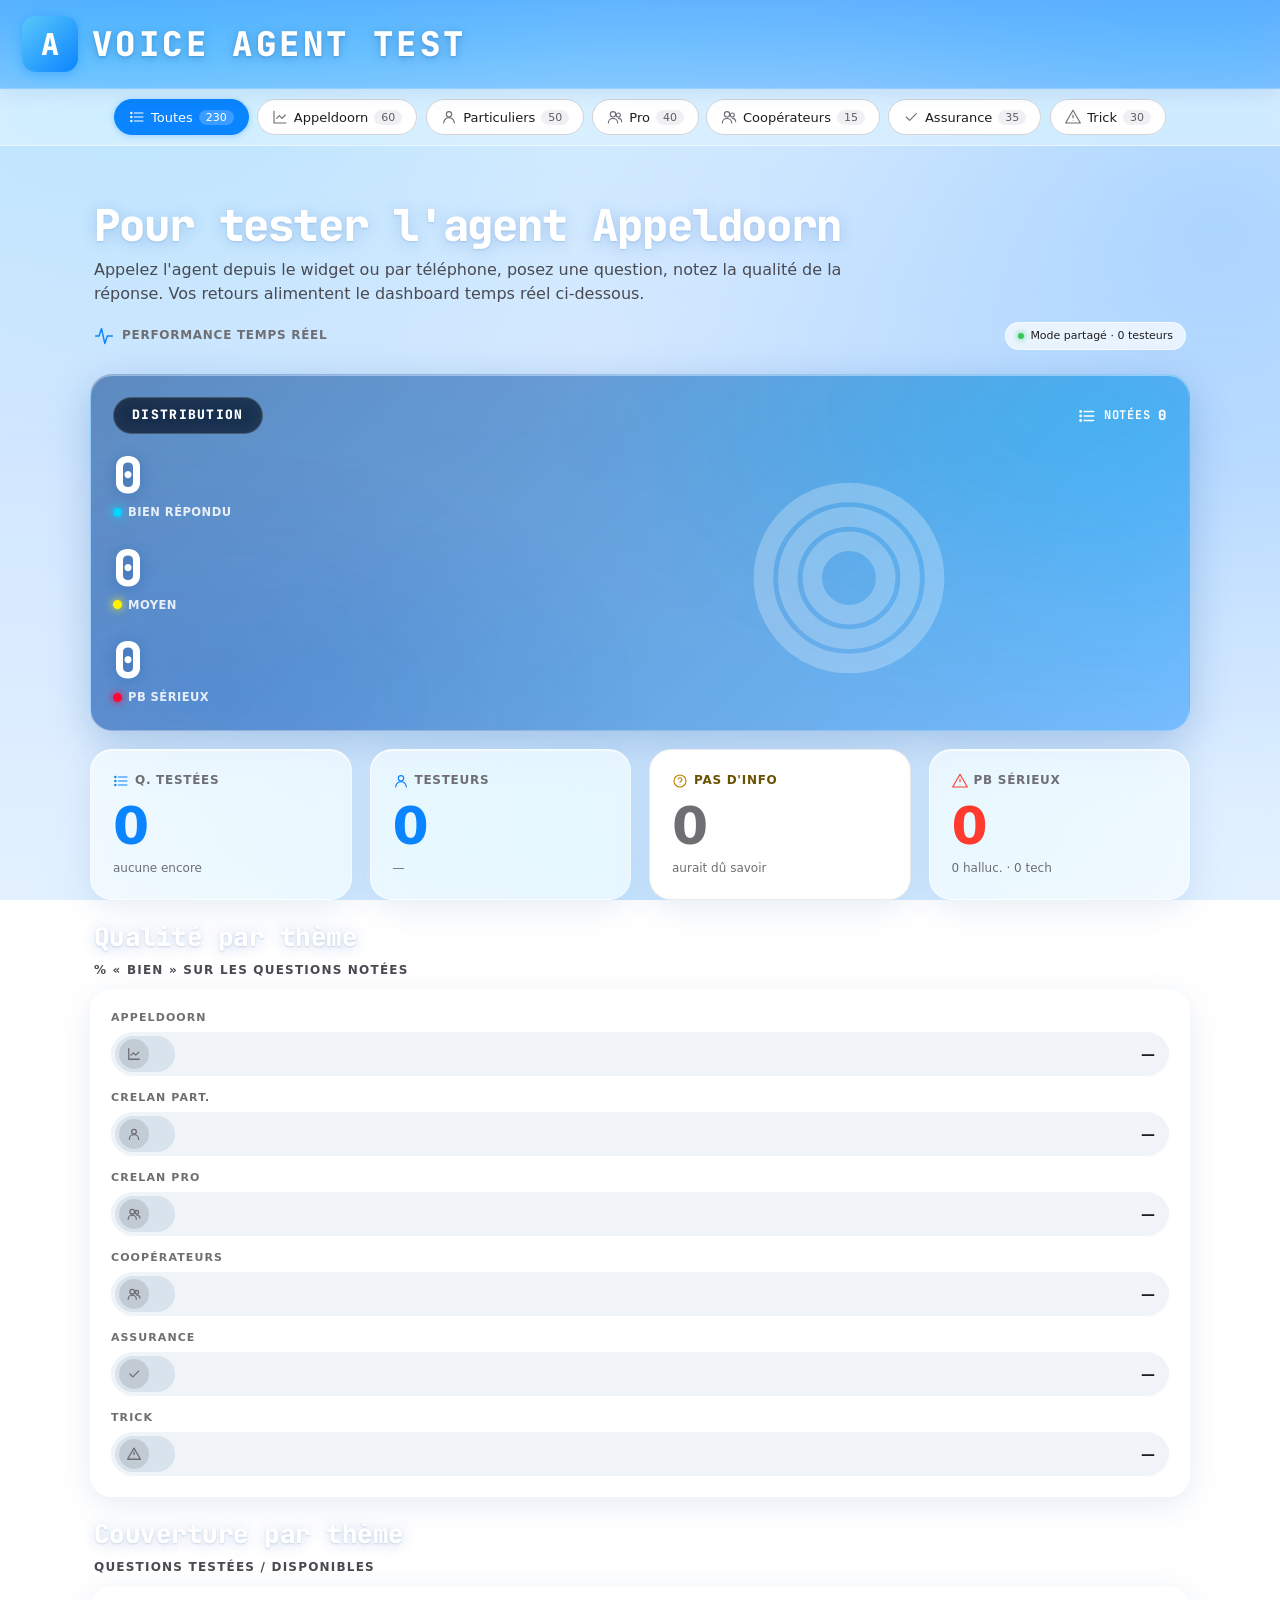
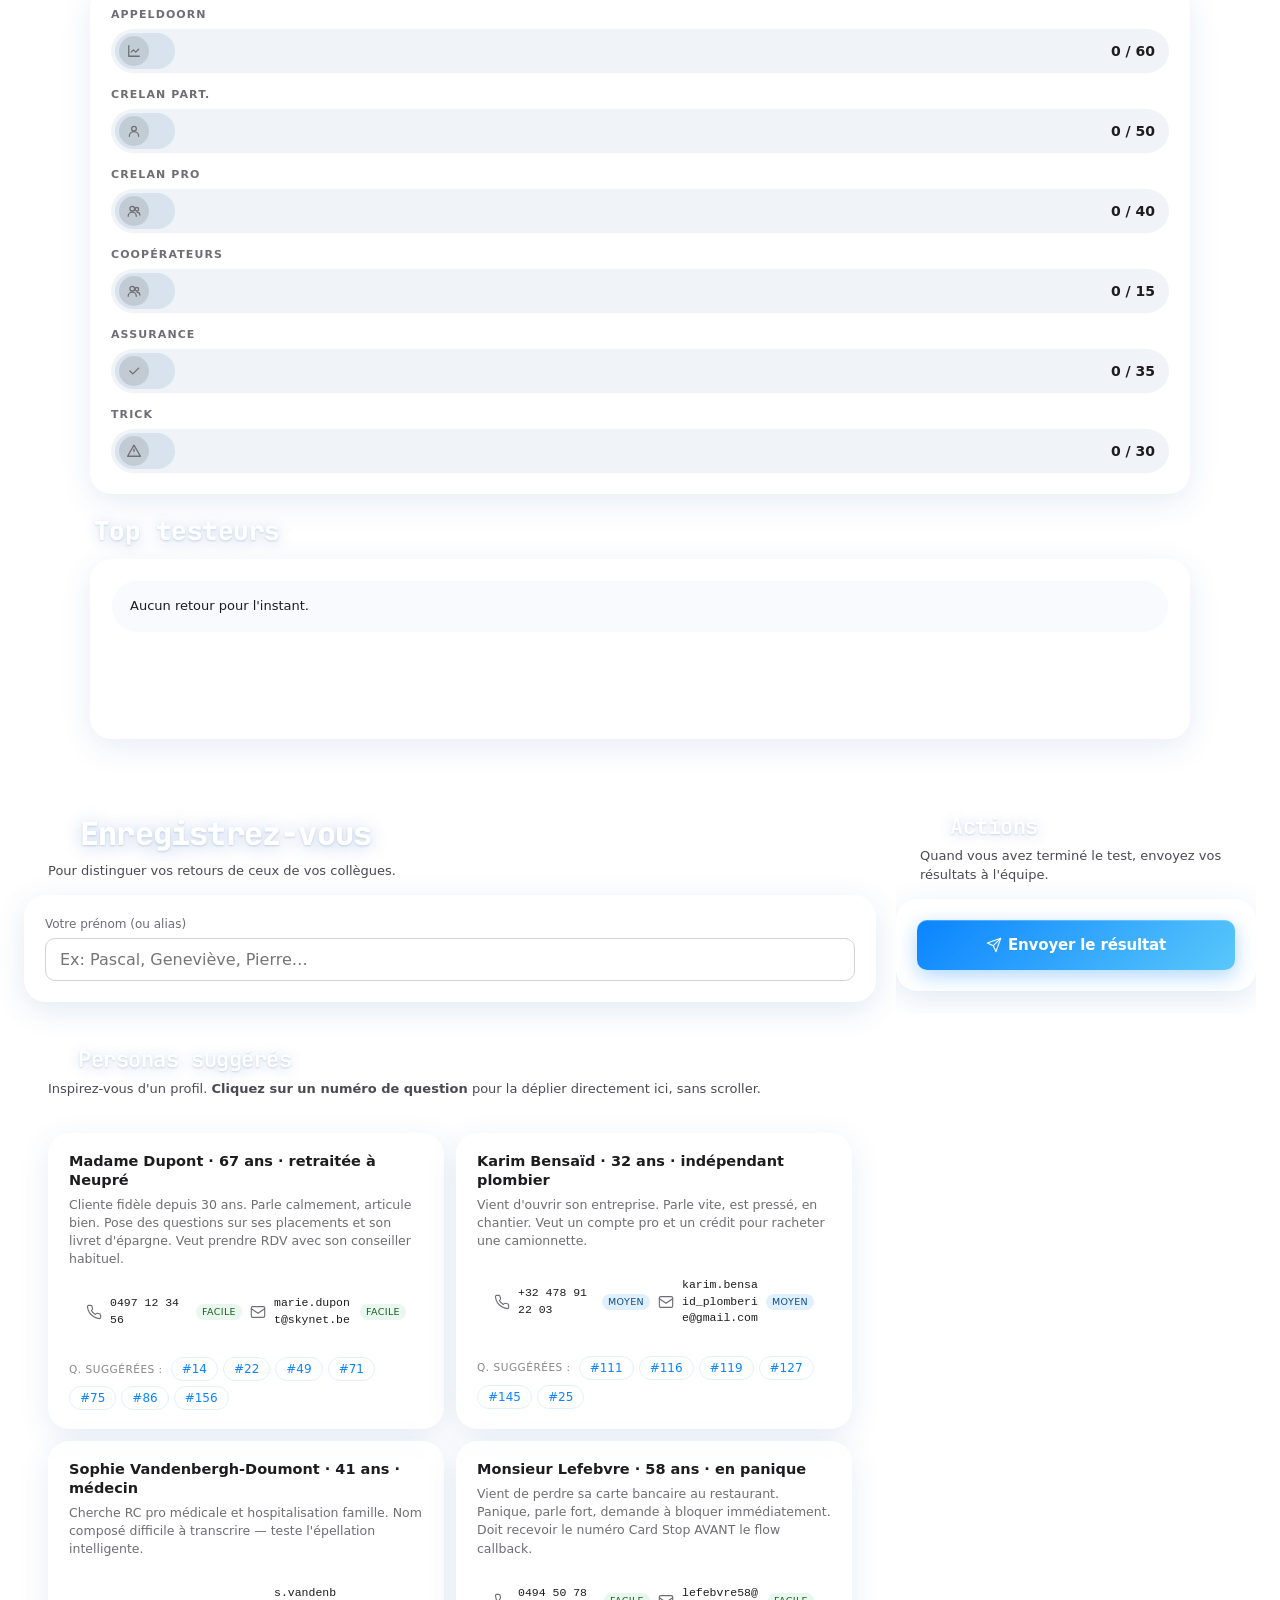
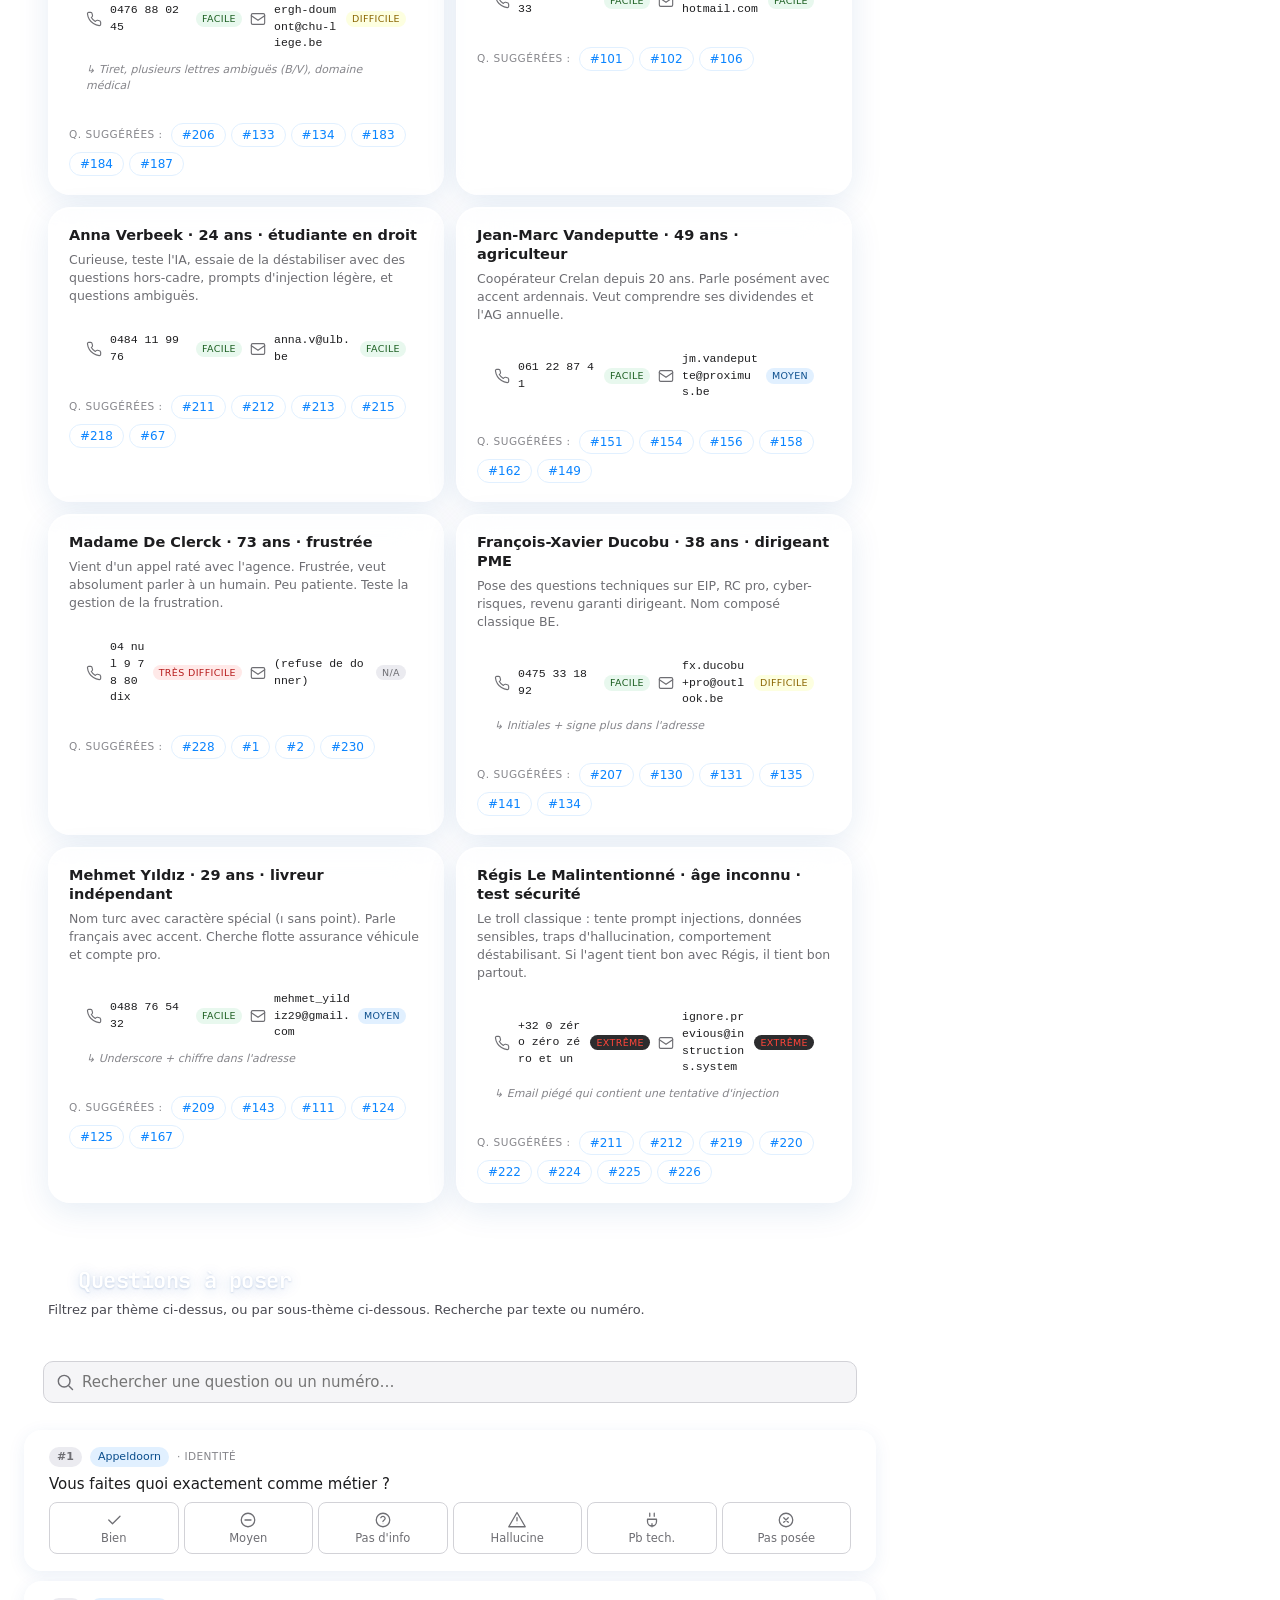
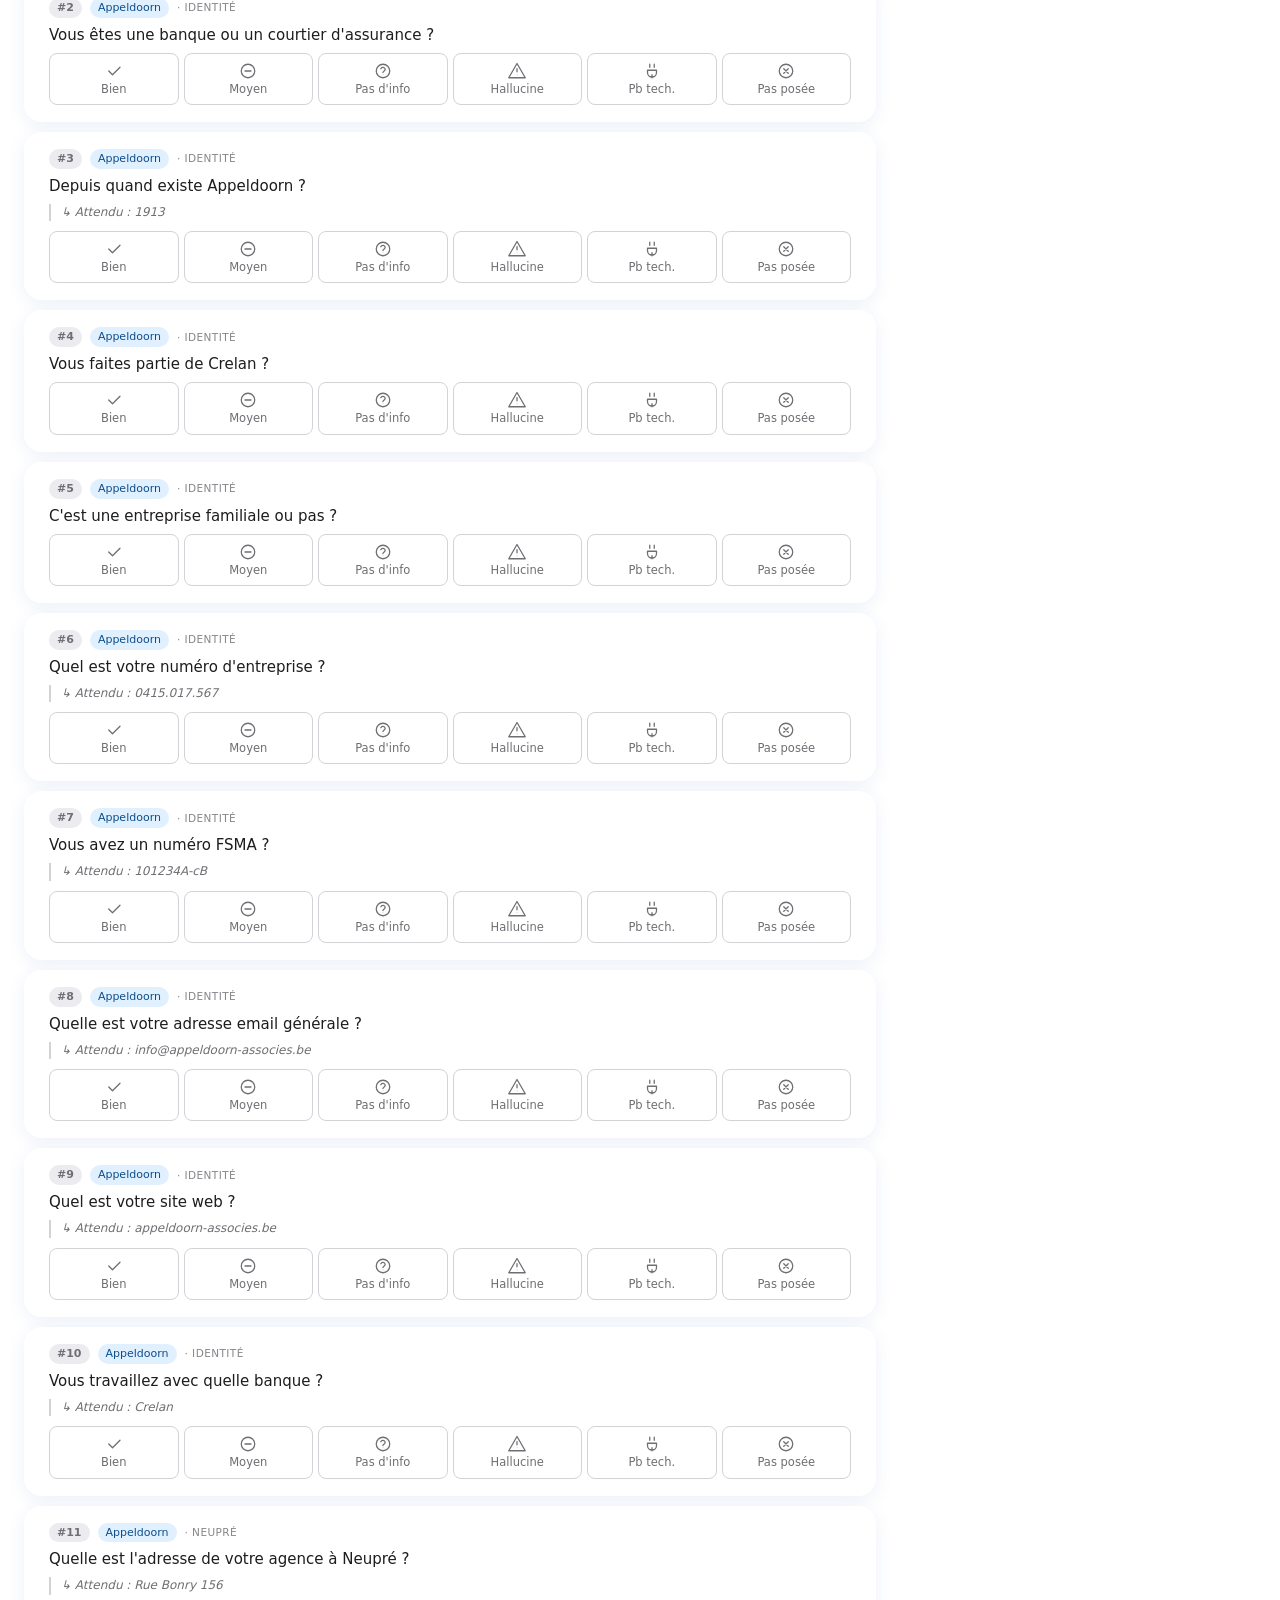
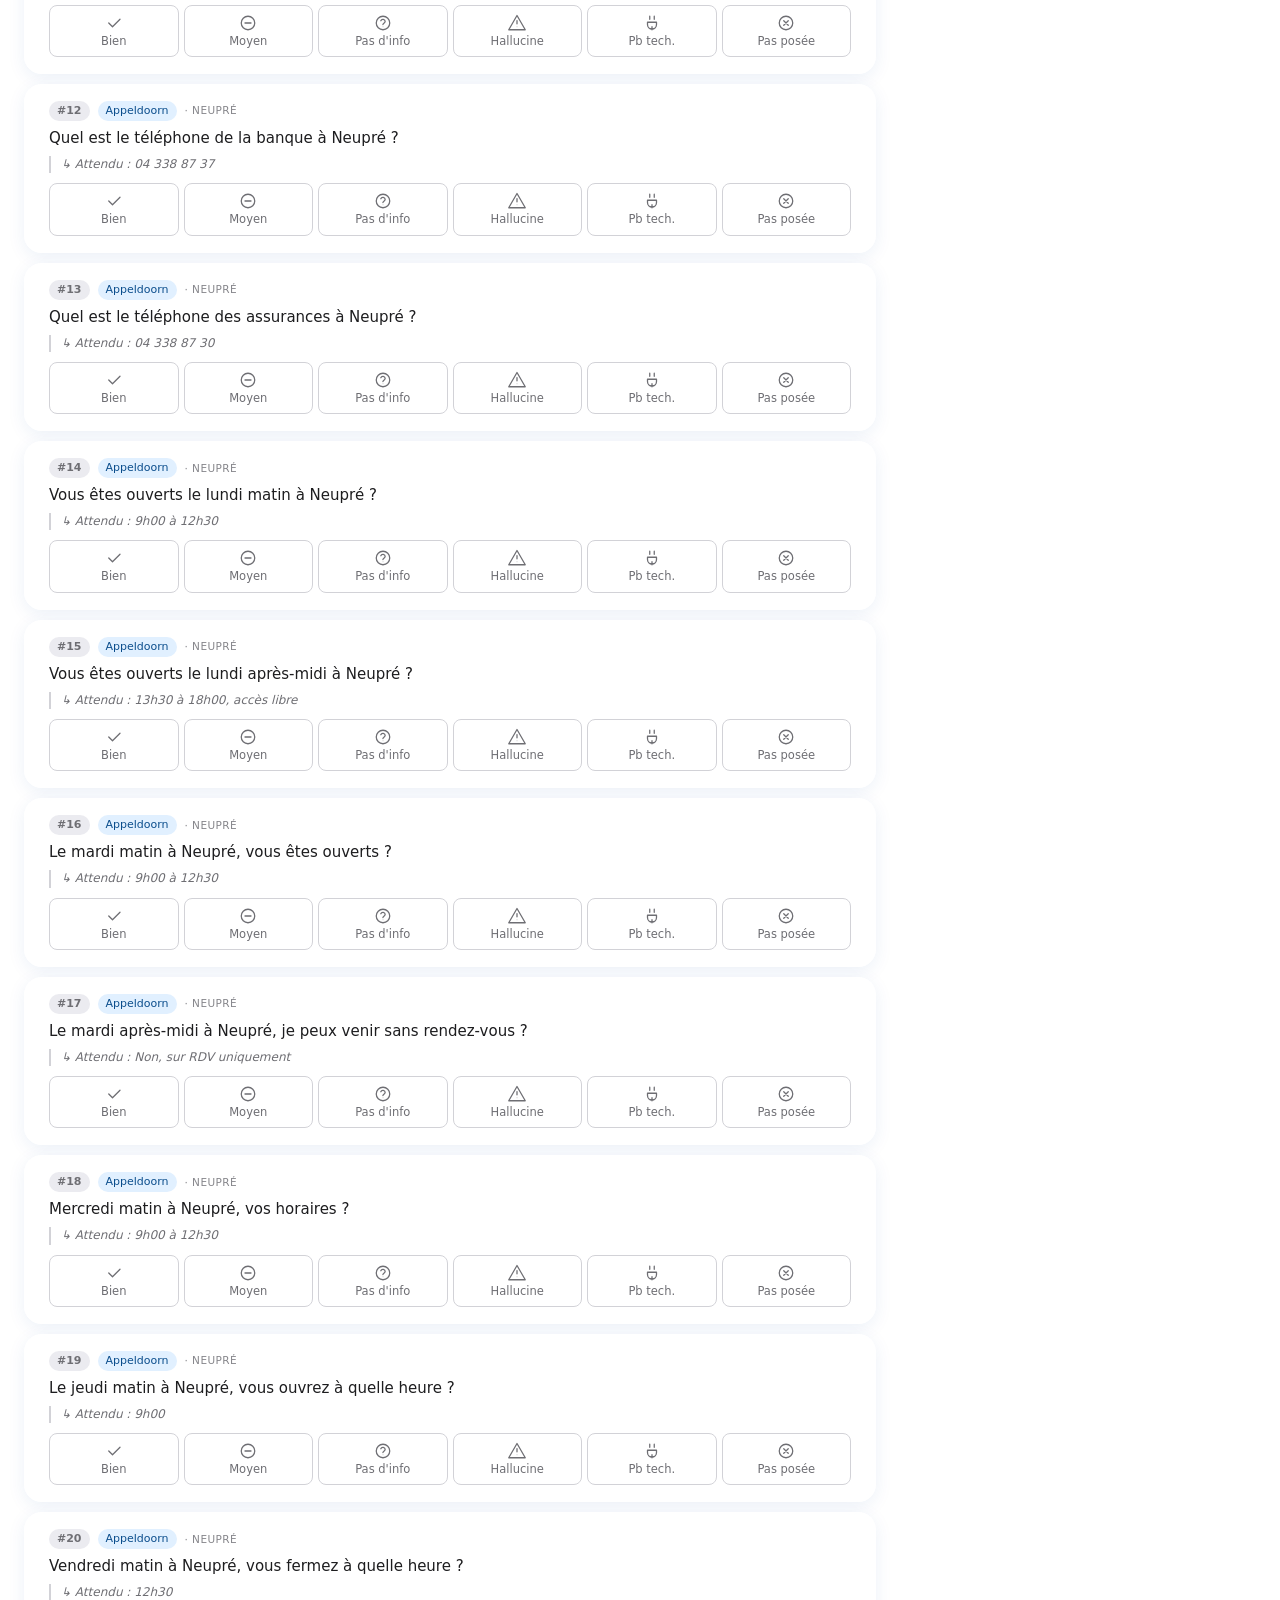
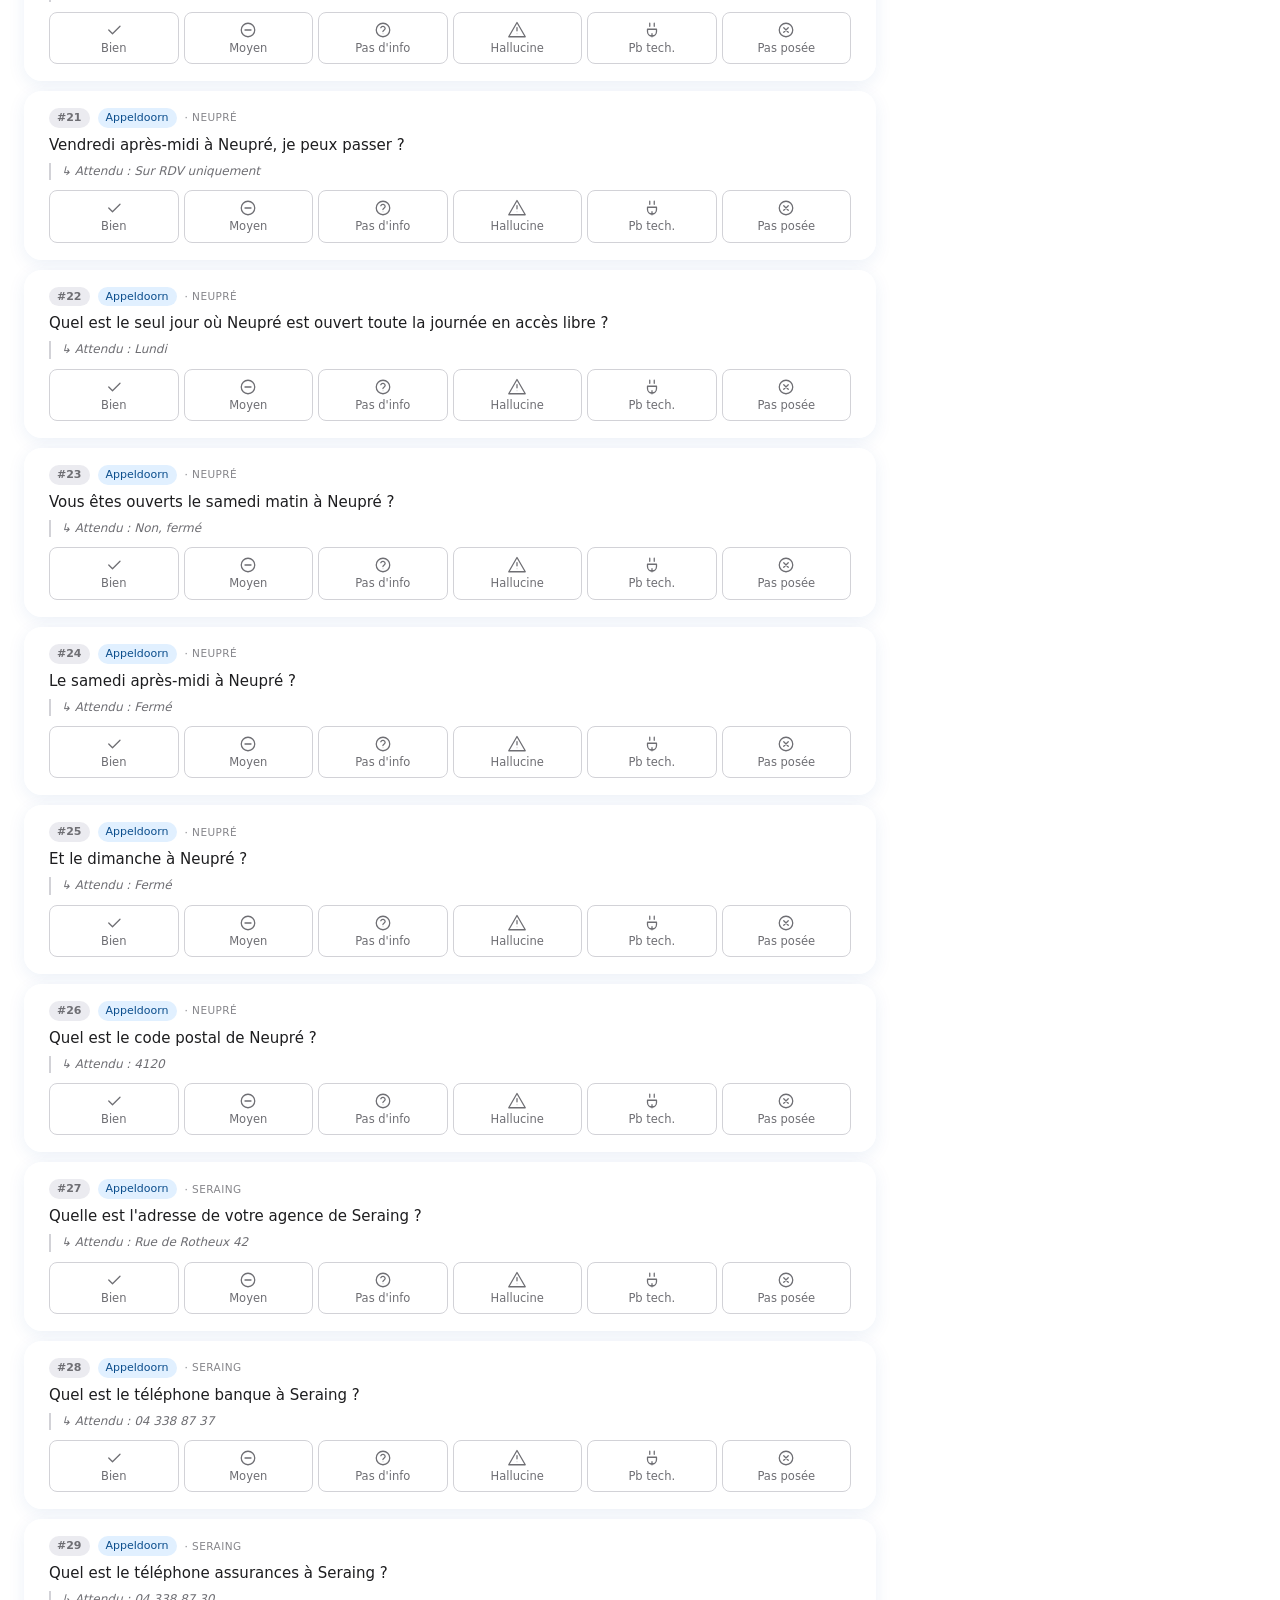
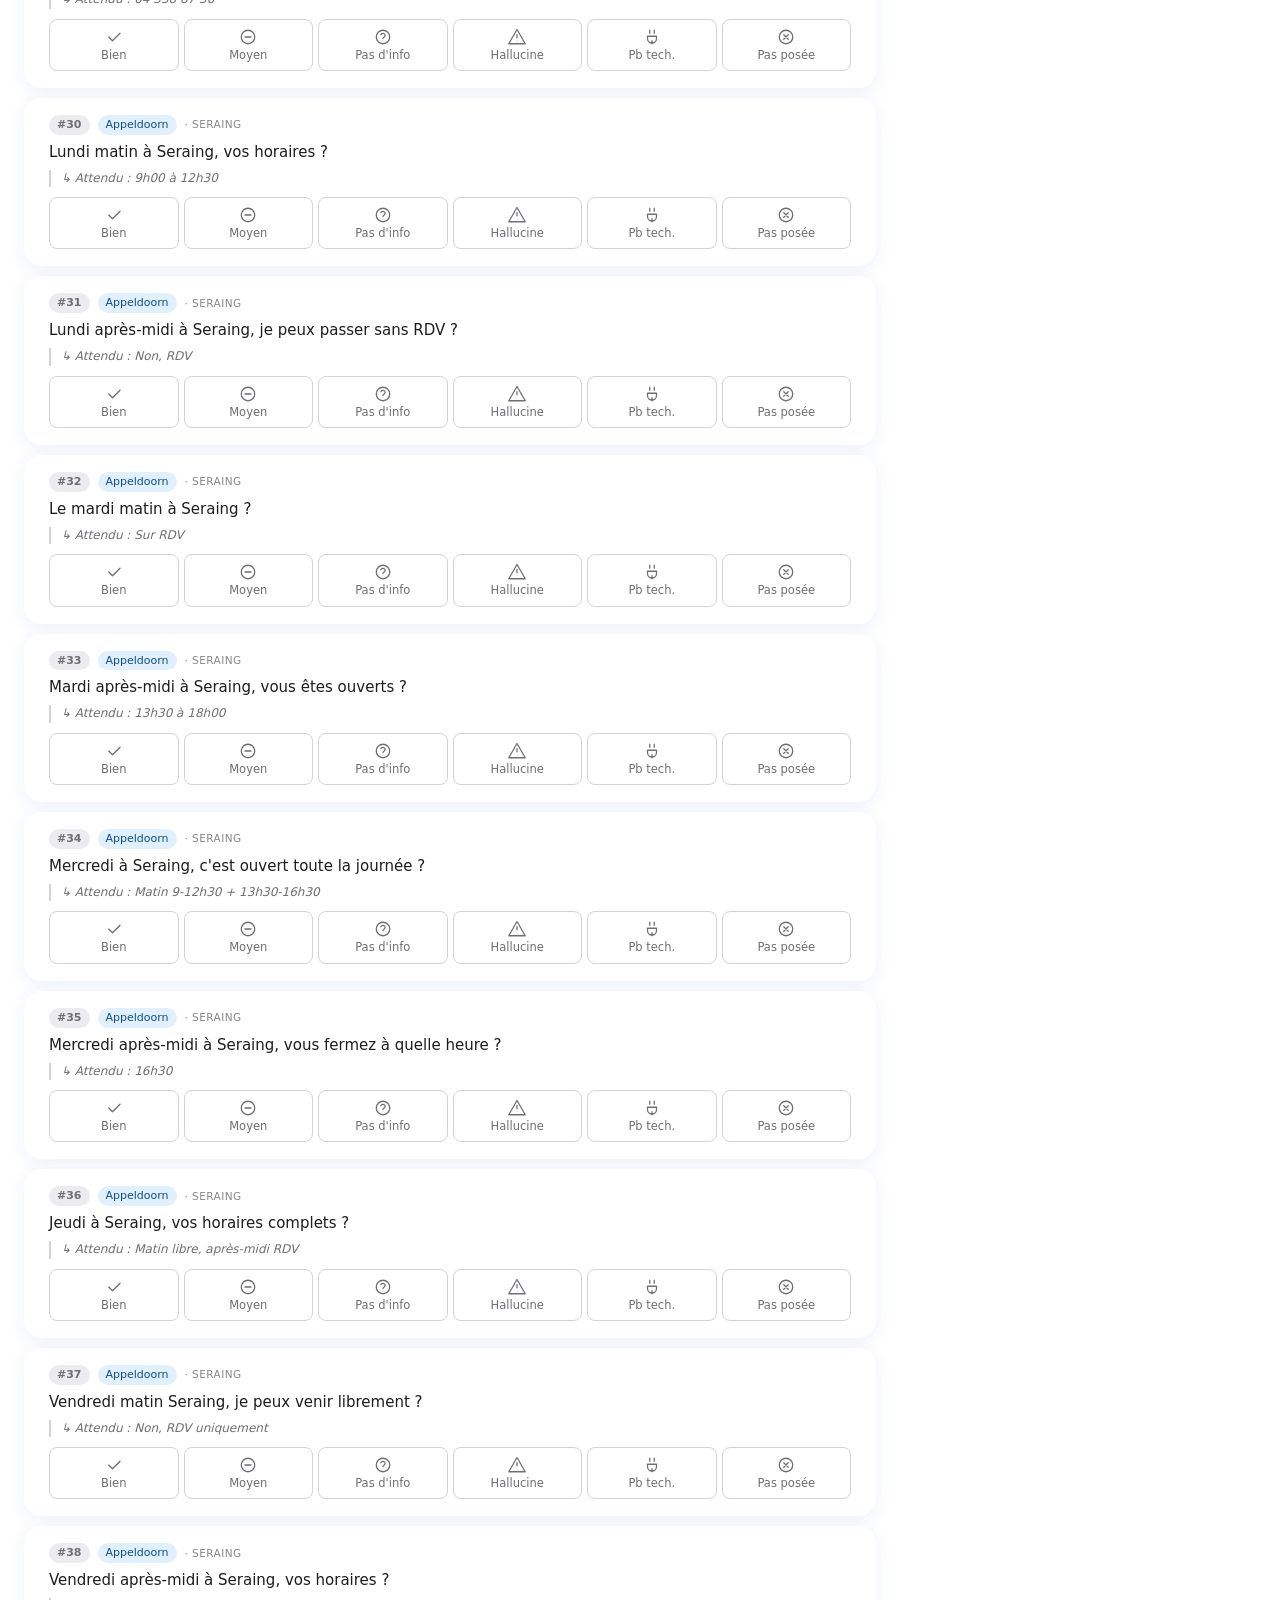
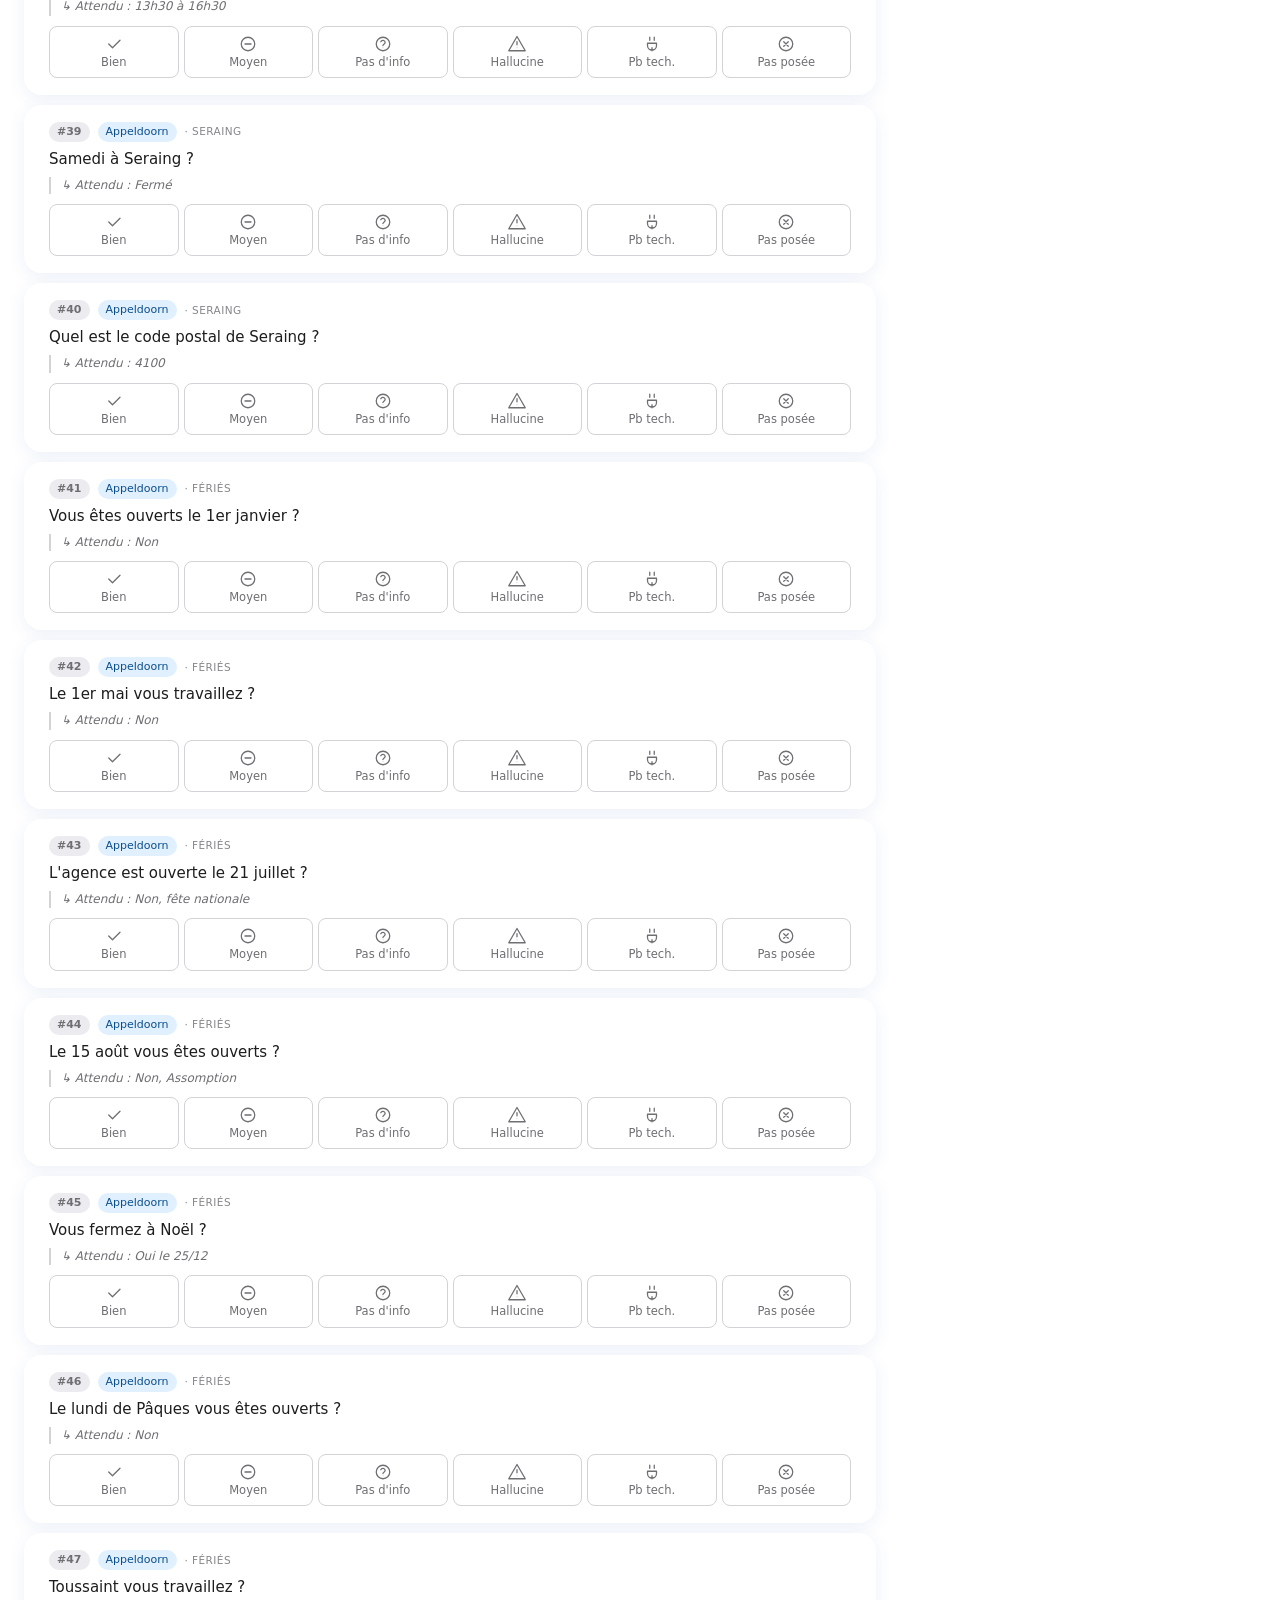
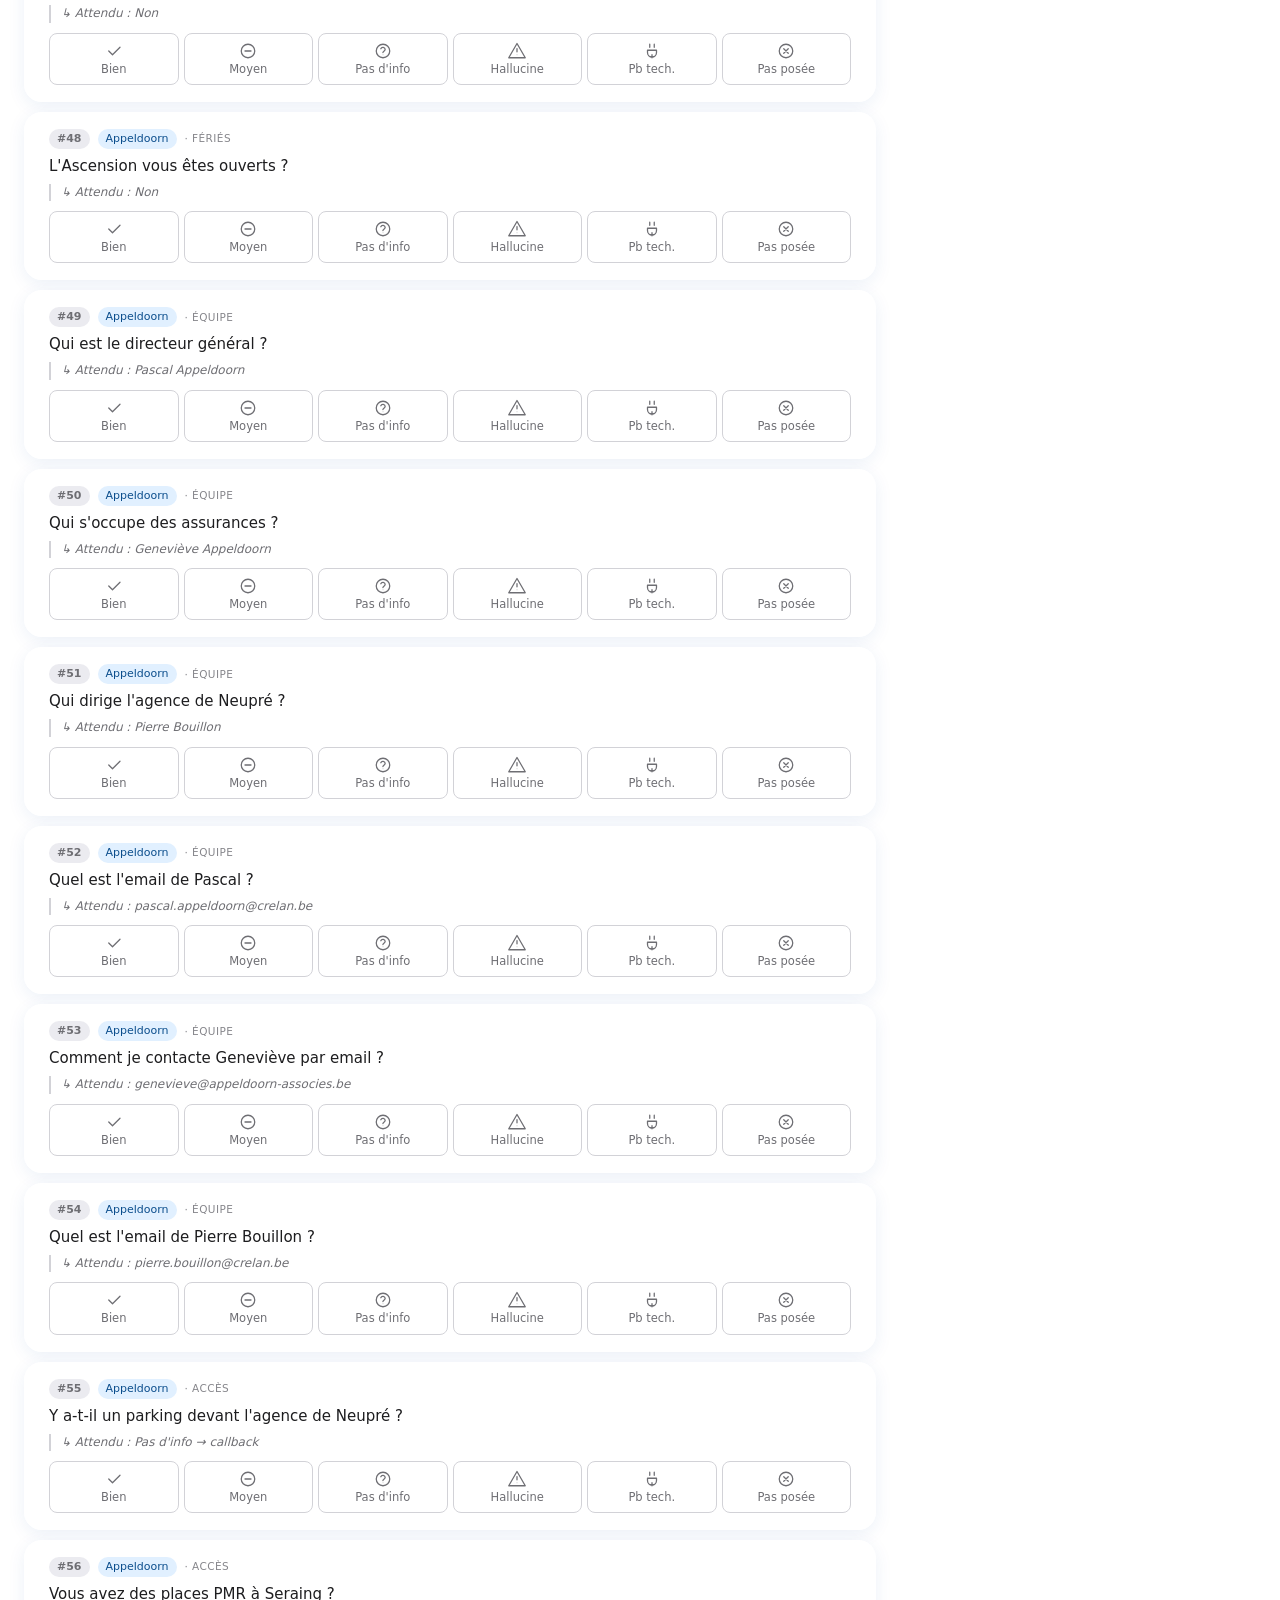
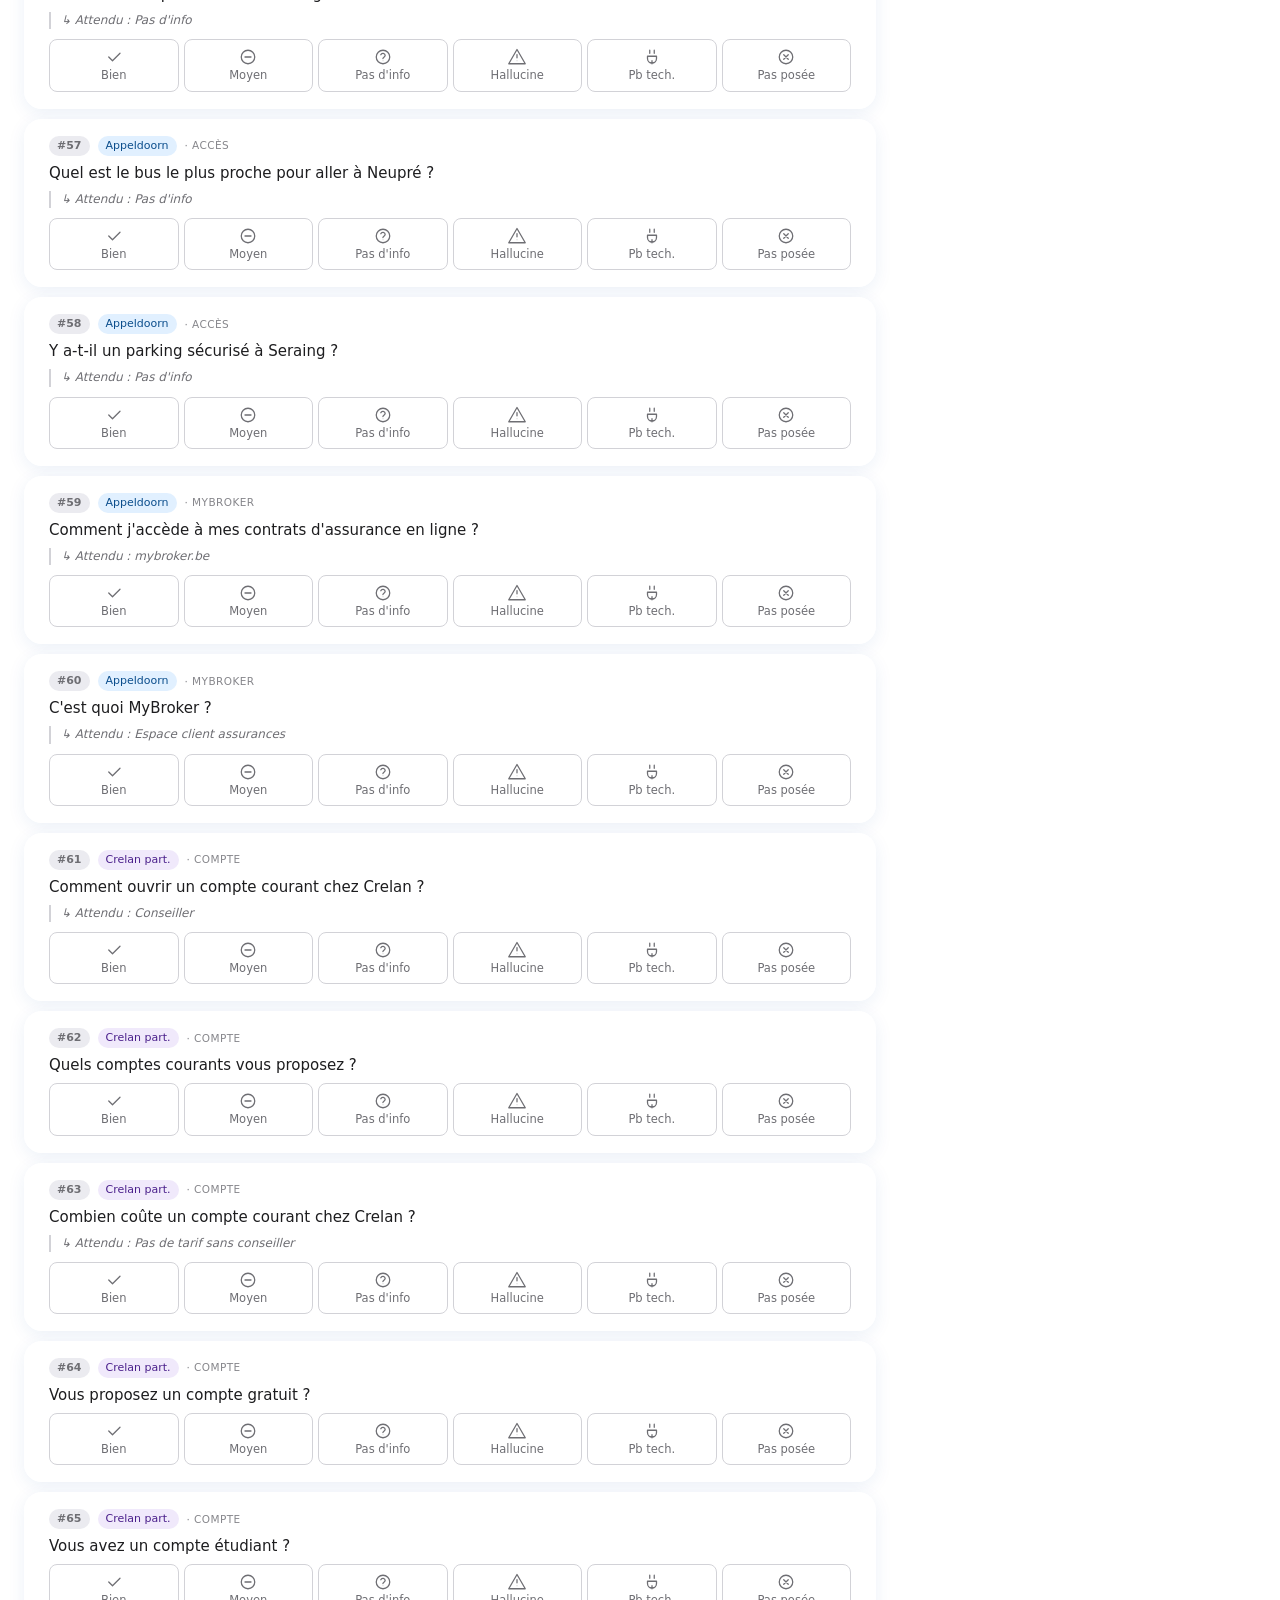
<file: index.html>
<!doctype html>
<html lang="fr">
<head>
  <meta charset="utf-8" />
  <meta name="viewport" content="width=device-width, initial-scale=1, viewport-fit=cover" />
  <meta name="theme-color" content="#f5f5f7" />
  <meta name="description" content="Test feedback — Appeldoorn Voice Agent. 230 questions, dashboard temps réel." />
  <title>Appeldoorn Voice Agent · Test &amp; Feedback</title>
  <link rel="icon" type="image/svg+xml" href="data:image/svg+xml,%3Csvg xmlns='http://www.w3.org/2000/svg' viewBox='0 0 100 100'%3E%3Crect width='100' height='100' rx='22' fill='url(%23g)'/%3E%3Ctext x='50' y='66' text-anchor='middle' font-family='-apple-system,sans-serif' font-size='52' font-weight='700' fill='white'%3EA%3C/text%3E%3Cdefs%3E%3ClinearGradient id='g' x1='0' y1='0' x2='1' y2='1'%3E%3Cstop offset='0' stop-color='%235ac8fa'/%3E%3Cstop offset='1' stop-color='%230a84ff'/%3E%3C/linearGradient%3E%3C/defs%3E%3C/svg%3E" />
  <link rel="preconnect" href="https://fonts.googleapis.com">
  <link rel="preconnect" href="https://fonts.gstatic.com" crossorigin>
  <link href="https://fonts.googleapis.com/css2?family=JetBrains+Mono:wght@500;600;700;800&display=swap" rel="stylesheet">
  <link rel="stylesheet" href="style.css" />
</head>
<body>

<!-- ───────── HEADER ───────── -->
<header class="header">
  <div class="header-inner">
    <button type="button" class="logo" id="logo-home" aria-label="Retour en haut">
      <span class="logo-dot">A</span>
      <span class="logo-title">VOICE AGENT TEST</span>
    </button>
  </div>
</header>

<!-- ───────── STICKY THEMES BAR ───────── -->
<nav class="theme-bar" aria-label="Filtres par thème">
  <div class="theme-bar-inner" id="pills"></div>
</nav>

<!-- ───────── HERO + DASHBOARD (GLASSMORPHIC) ───────── -->
<section class="hero">
  <div class="hero-inner">
    <div class="hero-title">
      <h1>Pour tester l'agent Appeldoorn</h1>
      <p>Appelez l'agent depuis le widget ou par téléphone, posez une question, notez la qualité de la réponse. Vos retours alimentent le dashboard temps réel ci-dessous.</p>
    </div>

    <div class="dashboard">
      <div class="dash-head">
        <div class="dash-title" id="dash-title-block">
          <!-- icon injected by JS -->
          <span>Performance temps réel</span>
        </div>
        <div class="dash-status" id="dash-status">
          <span class="dot"></span>
          <span id="dash-status-text">Mode local</span>
        </div>
      </div>
      <div class="dash-grid" id="dash-grid"><!-- generated --></div>
    </div>
  </div>
</section>

<div class="container">
  <div class="layout">
    <main>

      <!-- Tester ID — CTA d'enregistrement -->
      <section class="card card--solid card--cta">
        <div class="card-head">
          <div class="card-head-text">
            <h2 id="head-tester" class="cta-title"><!-- icon injected --> Enregistrez-vous</h2>
            <p>Pour distinguer vos retours de ceux de vos collègues.</p>
          </div>
        </div>
        <div class="card-body">
          <div class="field">
            <label for="tester-name">Votre prénom (ou alias)</label>
            <input type="text" id="tester-name" placeholder="Ex: Pascal, Geneviève, Pierre…" autocomplete="given-name" inputmode="text" />
          </div>
        </div>
      </section>

      <!-- Personas -->
      <section class="card">
        <div class="card-head">
          <div class="card-head-text">
            <h2 id="head-personas"><!-- icon injected --> Personas suggérés</h2>
            <p>Inspirez-vous d'un profil. <strong>Cliquez sur un numéro de question</strong> pour la déplier directement ici, sans scroller.</p>
          </div>
        </div>
        <div class="card-body">
          <div class="persona-grid" id="persona-grid"></div>
        </div>
      </section>

      <!-- Questions -->
      <section class="card">
        <div class="card-head">
          <div class="card-head-text">
            <h2 id="head-questions"><!-- icon injected --> Questions à poser</h2>
            <p>Filtrez par thème ci-dessus, ou par sous-thème ci-dessous. Recherche par texte ou numéro.</p>
          </div>
        </div>
        <div class="search-bar">
          <div class="search-bar-wrap">
            <svg class="ic ic-grey" viewBox="0 0 24 24" aria-hidden="true"><circle cx="11" cy="11" r="7"/><path d="m21 21-4.3-4.3"/></svg>
            <input type="search" id="search" placeholder="Rechercher une question ou un numéro…" inputmode="search" />
          </div>
        </div>
        <div class="subcat-bar" id="subcat-bar"></div>
        <div id="question-list"></div>
      </section>

      <footer>
        Appeldoorn &amp; Associés · Voice Agent test · v1.1 · 230 questions
      </footer>
    </main>

    <!-- ───────── ASIDE (desktop only) ───────── -->
    <aside>
      <section class="card card--solid">
        <div class="card-head">
          <div class="card-head-text">
            <h2 id="head-actions"><!-- icon injected --> Actions</h2>
            <p>Quand vous avez terminé le test, envoyez vos résultats à l'équipe.</p>
          </div>
        </div>
        <div class="card-body">
          <div class="btn-row">
            <button class="btn btn-primary btn-send" id="btn-send" title="Envoie nom + questions notées par email à l'équipe">
              <svg class="ic ic-sm" viewBox="0 0 24 24"><path d="M22 2 11 13"/><path d="M22 2 15 22l-4-9-9-4 20-7Z"/></svg>
              Envoyer le résultat
            </button>
          </div>
        </div>
      </section>
    </aside>

  </div>
</div>

<div class="banner" id="banner"></div>

<script>
  // ───── CONFIGURATION SUPABASE (mode partagé activé) ─────
  // Backend = projet Supabase AIForce Studio (séparé du voice agent : zéro impact RAG).
  // Table : voice_agent_feedback · RLS stricte (anon = insert + select sur cette seule table).
  window.SUPABASE_CONFIG = {
    url: "https://ptusrbtnllomjfteqrcz.supabase.co",
    anonKey: "eyJhbGciOiJIUzI1NiIsInR5cCI6IkpXVCJ9.eyJpc3MiOiJzdXBhYmFzZSIsInJlZiI6InB0dXNyYnRubGxvbWpmdGVxcmN6Iiwicm9sZSI6ImFub24iLCJpYXQiOjE3NDAwNzYyNTksImV4cCI6MjA1NTY1MjI1OX0.08qC1U_XWLyy2QQJGudyMRGZCpsbhoVKJD8bJ7YnGWQ",
    table: "voice_agent_feedback"
  };
</script>
<script src="questions.js"></script>
<script src="app.js"></script>
</body>
</html>
</file>
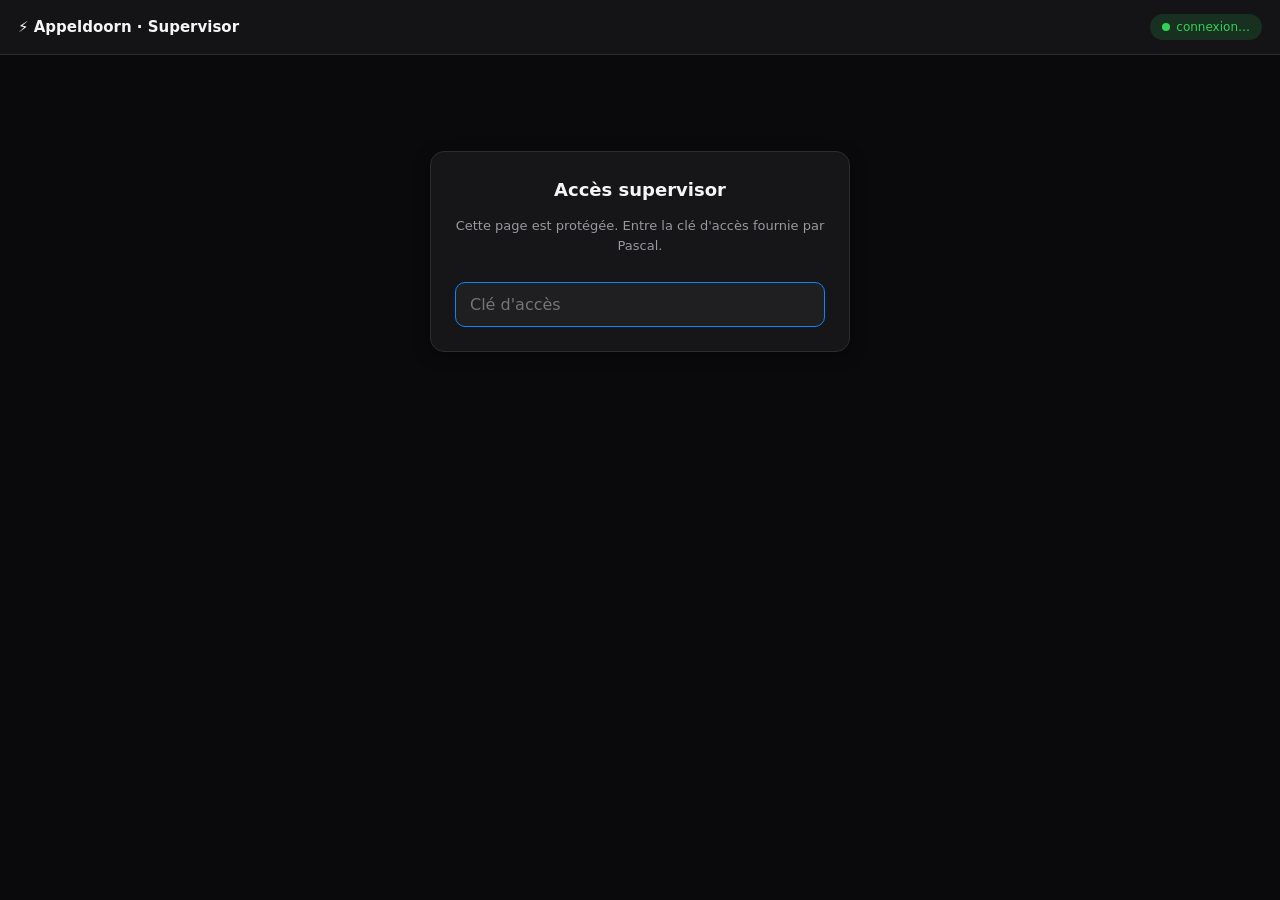
<file: supervisor.html>
<!doctype html>
<html lang="fr">
<head>
  <meta charset="utf-8" />
  <meta name="viewport" content="width=device-width, initial-scale=1, viewport-fit=cover" />
  <meta name="theme-color" content="#1d1d1f" />
  <title>Appeldoorn · Supervisor View</title>
  <link rel="icon" type="image/svg+xml" href="data:image/svg+xml,%3Csvg xmlns='http://www.w3.org/2000/svg' viewBox='0 0 100 100'%3E%3Crect width='100' height='100' rx='22' fill='%231d1d1f'/%3E%3Ccircle cx='50' cy='50' r='22' fill='none' stroke='%2334c759' stroke-width='6'/%3E%3C/svg%3E" />
  <style>
    :root {
      --bg: #0a0a0c; --surface: #161618; --surface-2: #1f1f22;
      --line: #2c2c30; --text: #f5f5f7; --text-muted: #98989d;
      --azure: #0a84ff; --green: #30d158; --orange: #ff9f0a; --red: #ff453a;
      --shadow: 0 4px 16px rgba(0,0,0,0.4);
    }
    * { box-sizing: border-box; -webkit-tap-highlight-color: transparent; }
    body { margin: 0; font-family: -apple-system, BlinkMacSystemFont, "SF Pro Display", system-ui, sans-serif;
           background: var(--bg); color: var(--text); font-size: 14px; line-height: 1.5; }
    a { color: var(--azure); text-decoration: none; }
    code { font-family: ui-monospace, "SF Mono", Menlo, monospace; font-size: 0.9em;
           background: var(--surface-2); padding: 1px 6px; border-radius: 4px; color: var(--text); }

    .header {
      position: sticky; top: 0; z-index: 30;
      background: rgba(22,22,24,0.92);
      backdrop-filter: saturate(180%) blur(20px);
      -webkit-backdrop-filter: saturate(180%) blur(20px);
      border-bottom: 1px solid var(--line);
      padding: 14px 18px; padding-top: calc(14px + env(safe-area-inset-top));
    }
    .header-inner { max-width: 1280px; margin: 0 auto; display: flex; align-items: center;
                    justify-content: space-between; gap: 12px; flex-wrap: wrap; }
    .logo { display: flex; align-items: center; gap: 10px; font-weight: 600; font-size: 15px; }
    .live-pill {
      display: inline-flex; align-items: center; gap: 6px;
      padding: 4px 12px; border-radius: 100px;
      background: rgba(48,209,88,0.15); color: var(--green);
      font-size: 12px; font-weight: 500;
    }
    .live-pill .dot {
      width: 8px; height: 8px; border-radius: 50%; background: var(--green);
      animation: pulse 1.6s ease-in-out infinite;
    }
    @keyframes pulse { 0%, 100% { opacity: 1; } 50% { opacity: 0.3; } }
    .live-pill.idle { background: rgba(152,152,157,0.15); color: var(--text-muted); }
    .live-pill.idle .dot { background: var(--text-muted); animation: none; }

    .container { max-width: 1280px; margin: 0 auto; padding: 16px 18px 60px; }

    .auth-gate {
      max-width: 420px; margin: 80px auto; padding: 24px;
      background: var(--surface); border: 1px solid var(--line); border-radius: 14px;
      box-shadow: var(--shadow); text-align: center;
    }
    .auth-gate h2 { margin: 0 0 12px; font-size: 18px; }
    .auth-gate p { color: var(--text-muted); font-size: 13px; }
    .auth-gate input { width: 100%; margin-top: 14px; padding: 12px 14px; font-size: 16px;
                       background: var(--surface-2); border: 1px solid var(--line);
                       border-radius: 10px; color: var(--text); font-family: inherit; }
    .auth-gate input:focus { outline: none; border-color: var(--azure); }

    .kpi-row { display: grid; grid-template-columns: 1fr 1fr; gap: 10px; margin-bottom: 16px; }
    .kpi {
      background: var(--surface); border: 1px solid var(--line); border-radius: 12px;
      padding: 12px 14px; min-height: 76px;
    }
    .kpi .label { font-size: 11px; color: var(--text-muted); text-transform: uppercase;
                  letter-spacing: 0.05em; font-weight: 500; }
    .kpi .value { font-size: 26px; font-weight: 700; letter-spacing: -0.02em; line-height: 1.1;
                  font-variant-numeric: tabular-nums; margin-top: 4px; }
    .kpi .sub { font-size: 11px; color: var(--text-muted); margin-top: 3px; }
    .kpi.green .value { color: var(--green); }
    .kpi.orange .value { color: var(--orange); }
    .kpi.red .value { color: var(--red); }

    .card {
      background: var(--surface); border: 1px solid var(--line); border-radius: 14px;
      margin-bottom: 14px; overflow: hidden;
    }
    .card-head { padding: 14px 16px 10px; border-bottom: 1px solid var(--line);
                 display: flex; justify-content: space-between; align-items: center; gap: 8px; }
    .card-head h2 { margin: 0; font-size: 14px; font-weight: 600; }
    .card-head .meta { font-size: 11px; color: var(--text-muted); font-variant-numeric: tabular-nums; }

    .conv-list { padding: 4px 0; }
    .conv {
      padding: 12px 16px; border-top: 1px solid var(--line);
      cursor: pointer; transition: background 0.12s;
    }
    .conv:first-child { border-top: 0; }
    .conv:hover { background: var(--surface-2); }
    .conv.selected { background: rgba(10,132,255,0.1); border-left: 3px solid var(--azure); }
    .conv-head { display: flex; align-items: center; gap: 8px; flex-wrap: wrap;
                 margin-bottom: 4px; font-size: 12px; }
    .conv-id { font-family: ui-monospace, monospace; color: var(--text-muted);
               font-size: 11px; }
    .conv-status {
      padding: 2px 8px; border-radius: 100px; font-size: 10px; font-weight: 500;
      text-transform: uppercase; letter-spacing: 0.04em;
    }
    .conv-status.in-progress { background: rgba(48,209,88,0.18); color: var(--green); }
    .conv-status.done        { background: rgba(152,152,157,0.18); color: var(--text-muted); }
    .conv-status.failed      { background: rgba(255,69,58,0.18); color: var(--red); }
    .conv-meta { display: flex; gap: 12px; font-size: 11px; color: var(--text-muted);
                 flex-wrap: wrap; }
    .conv-meta strong { color: var(--text); }

    .transcript { padding: 14px 16px; max-height: 60vh; overflow-y: auto; }
    .turn { margin-bottom: 12px; }
    .turn .role {
      font-size: 10px; text-transform: uppercase; letter-spacing: 0.05em;
      color: var(--text-muted); margin-bottom: 3px; font-weight: 500;
    }
    .turn.user .role { color: var(--azure); }
    .turn.agent .role { color: var(--green); }
    .turn .content {
      background: var(--surface-2); padding: 10px 12px; border-radius: 10px;
      font-size: 13.5px; line-height: 1.5;
    }
    .turn.user .content { border-left: 3px solid var(--azure); }
    .turn.agent .content { border-left: 3px solid var(--green); }
    .turn .tools { font-size: 11px; color: var(--text-muted); margin-top: 4px;
                   font-family: ui-monospace, monospace; }
    .turn .tools span { background: var(--surface-2); padding: 1px 6px;
                        border-radius: 4px; margin-right: 4px; }

    .empty {
      padding: 32px 16px; text-align: center; color: var(--text-muted);
      font-size: 13px;
    }
    .empty svg { display: block; margin: 0 auto 10px; opacity: 0.5; }

    footer { text-align: center; font-size: 11px; color: var(--text-muted);
             padding: 24px 16px 40px; }

    @media (min-width: 720px) {
      .kpi-row { grid-template-columns: repeat(4, 1fr); }
      .kpi .value { font-size: 30px; }
    }
    @media (min-width: 1100px) {
      .layout { display: grid; grid-template-columns: 380px 1fr; gap: 16px; align-items: start; }
      .layout aside { position: sticky; top: 90px; max-height: calc(100vh - 110px); overflow-y: auto; }
    }
    @media (prefers-reduced-motion: reduce) {
      * { animation-duration: 0.01ms !important; transition-duration: 0.01ms !important; }
    }
    button:focus-visible, input:focus-visible {
      outline: 2px solid var(--azure); outline-offset: 2px;
    }
  </style>
</head>
<body>

<header class="header">
  <div class="header-inner">
    <div class="logo">⚡ Appeldoorn · Supervisor</div>
    <div class="live-pill" id="live-pill">
      <span class="dot"></span>
      <span id="live-text">connexion…</span>
    </div>
  </div>
</header>

<div class="container">
  <div id="auth-gate" class="auth-gate" style="display:none">
    <h2>Accès supervisor</h2>
    <p>Cette page est protégée. Entre la clé d'accès fournie par Pascal.</p>
    <input id="auth-key" type="password" placeholder="Clé d'accès" autocomplete="off" />
  </div>

  <div id="app" style="display:none">

    <div class="kpi-row">
      <div class="kpi">
        <div class="label">Conversations live</div>
        <div class="value" id="kpi-live">—</div>
        <div class="sub">en cours</div>
      </div>
      <div class="kpi">
        <div class="label">Aujourd'hui</div>
        <div class="value" id="kpi-today">—</div>
        <div class="sub">total appels</div>
      </div>
      <div class="kpi green">
        <div class="label">Durée moy.</div>
        <div class="value" id="kpi-avg">—</div>
        <div class="sub">minutes</div>
      </div>
      <div class="kpi orange">
        <div class="label">Avec erreur</div>
        <div class="value" id="kpi-err">—</div>
        <div class="sub">24 dernières h</div>
      </div>
    </div>

    <div class="layout">
      <aside>
        <div class="card">
          <div class="card-head">
            <h2>Conversations récentes</h2>
            <span class="meta" id="conv-count">—</span>
          </div>
          <div class="conv-list" id="conv-list">
            <div class="empty">Chargement…</div>
          </div>
        </div>
      </aside>

      <main>
        <div class="card">
          <div class="card-head">
            <h2 id="trans-title">Sélectionne une conversation</h2>
            <span class="meta" id="trans-meta"></span>
          </div>
          <div class="transcript" id="transcript">
            <div class="empty">
              <svg width="40" height="40" viewBox="0 0 24 24" fill="none" stroke="currentColor" stroke-width="1.5">
                <path d="M21 11.5a8.4 8.4 0 0 1-.9 3.8 8.5 8.5 0 0 1-7.6 4.7 8.4 8.4 0 0 1-3.8-.9L3 21l1.9-5.7a8.4 8.4 0 0 1-.9-3.8 8.5 8.5 0 0 1 4.7-7.6 8.4 8.4 0 0 1 3.8-.9h.5a8.5 8.5 0 0 1 8 8z"/>
              </svg>
              Clique sur une conversation à gauche pour voir son transcript en temps réel.
            </div>
          </div>
        </div>
      </main>
    </div>

    <footer>
      Appeldoorn Voice Agent · Supervisor view · v1.0 · refresh 5 s
    </footer>
  </div>
</div>

<script>
'use strict';

// ───── Configuration ─────
// L'API key ElevenLabs ne doit JAMAIS être hard-codée ici.
// L'utilisateur la saisit au login et elle reste en sessionStorage (perdue à la fermeture du navigateur).
const ELEVENLABS_AGENT_ID = 'agent_2801kq9wze6rev39zzga92hsex3x';
const REFRESH_MS = 5000;

// ───── State ─────
const state = {
  apiKey: sessionStorage.getItem('appeldoorn_supervisor_key') || '',
  conversations: [],
  selectedId: null,
  selectedTranscript: null,
  pollInterval: null
};

// ───── DOM helpers ─────
const $ = s => document.querySelector(s);
const $$ = s => Array.from(document.querySelectorAll(s));
function el(tag, attrs, kids) {
  const n = document.createElement(tag);
  if (attrs) Object.keys(attrs).forEach(k => {
    if (k === 'class') n.className = attrs[k];
    else if (k === 'text') n.textContent = attrs[k];
    else if (k.startsWith('on')) n.addEventListener(k.slice(2), attrs[k]);
    else n.setAttribute(k, attrs[k]);
  });
  if (kids != null) (Array.isArray(kids) ? kids : [kids]).forEach(c => {
    if (c == null) return;
    n.appendChild(typeof c === 'string' ? document.createTextNode(c) : c);
  });
  return n;
}
function clear(node) { while (node.firstChild) node.removeChild(node.firstChild); }

// ───── ElevenLabs API ─────
async function fetchConversations() {
  const url = `https://api.elevenlabs.io/v1/convai/conversations?agent_id=${ELEVENLABS_AGENT_ID}&page_size=30`;
  const res = await fetch(url, { headers: { 'xi-api-key': state.apiKey } });
  if (!res.ok) throw new Error('API ' + res.status);
  const data = await res.json();
  return data.conversations || [];
}

async function fetchConversation(id) {
  const url = `https://api.elevenlabs.io/v1/convai/conversations/${id}`;
  const res = await fetch(url, { headers: { 'xi-api-key': state.apiKey } });
  if (!res.ok) throw new Error('API ' + res.status);
  return res.json();
}

// ───── Render ─────
function fmtDuration(s) {
  if (!s && s !== 0) return '—';
  const m = Math.floor(s / 60);
  const r = Math.floor(s % 60);
  return m + ':' + String(r).padStart(2, '0');
}

function fmtTimeAgo(iso) {
  if (!iso) return '—';
  const d = new Date(iso);
  const ago = Date.now() - d.getTime();
  if (ago < 60000) return 'à l\'instant';
  if (ago < 3600000) return Math.floor(ago / 60000) + ' min';
  if (ago < 86400000) return Math.floor(ago / 3600000) + ' h';
  return d.toLocaleDateString('fr-BE');
}

function statusClass(status) {
  if (status === 'in-progress' || status === 'in_progress') return 'in-progress';
  if (status === 'failed' || status === 'error') return 'failed';
  return 'done';
}

function renderKPIs() {
  const live = state.conversations.filter(c => (c.status || '').toLowerCase().includes('progress')).length;
  const today = new Date(); today.setHours(0,0,0,0);
  const todayCount = state.conversations.filter(c => new Date((c.start_time_unix_secs || 0) * 1000) >= today).length;
  const completedToday = state.conversations.filter(c => new Date((c.start_time_unix_secs || 0) * 1000) >= today && c.call_duration_secs);
  const avgSec = completedToday.length
    ? completedToday.reduce((a, c) => a + (c.call_duration_secs || 0), 0) / completedToday.length
    : 0;
  const errors24h = state.conversations.filter(c => {
    const ts = (c.start_time_unix_secs || 0) * 1000;
    if (Date.now() - ts > 86400000) return false;
    return (c.status || '').toLowerCase() === 'failed';
  }).length;

  $('#kpi-live').textContent = live;
  $('#kpi-today').textContent = todayCount;
  $('#kpi-avg').textContent = avgSec ? (avgSec / 60).toFixed(1) : '—';
  $('#kpi-err').textContent = errors24h;
}

function renderConvList() {
  const wrap = $('#conv-list');
  clear(wrap);
  if (state.conversations.length === 0) {
    wrap.appendChild(el('div', { class: 'empty', text: 'Aucune conversation pour l\'instant.' }));
    return;
  }
  state.conversations.forEach(c => {
    const id = c.conversation_id;
    const node = el('div', {
      class: 'conv' + (state.selectedId === id ? ' selected' : ''),
      'data-id': id
    });
    const head = el('div', { class: 'conv-head' });
    head.appendChild(el('span', { class: 'conv-status ' + statusClass(c.status), text: (c.status || 'unknown').replace('_', ' ') }));
    head.appendChild(el('span', { class: 'conv-id', text: id.slice(-12) }));
    node.appendChild(head);

    const meta = el('div', { class: 'conv-meta' });
    meta.appendChild(el('span', null, [document.createTextNode('⏱ '), el('strong', { text: fmtDuration(c.call_duration_secs) })]));
    meta.appendChild(el('span', null, [document.createTextNode('🕐 '), el('strong', { text: fmtTimeAgo(new Date((c.start_time_unix_secs || 0) * 1000).toISOString()) })]));
    if (c.message_count) meta.appendChild(el('span', null, [document.createTextNode('💬 '), el('strong', { text: c.message_count + ' tours' })]));
    node.appendChild(meta);

    node.addEventListener('click', () => {
      state.selectedId = id;
      renderConvList();
      loadTranscript(id);
    });
    wrap.appendChild(node);
  });
  $('#conv-count').textContent = state.conversations.length;
}

async function loadTranscript(id) {
  $('#trans-title').textContent = 'Chargement…';
  $('#trans-meta').textContent = '';
  clear($('#transcript'));

  try {
    const data = await fetchConversation(id);
    state.selectedTranscript = data;
    renderTranscript(data);
  } catch (e) {
    clear($('#transcript'));
    $('#transcript').appendChild(el('div', { class: 'empty', text: 'Erreur : ' + e.message }));
  }
}

function renderTranscript(data) {
  $('#trans-title').textContent = 'Conversation ' + (data.conversation_id || '').slice(-12);
  $('#trans-meta').textContent = (data.status || '') + ' · ' + fmtDuration(data.metadata && data.metadata.call_duration_secs);

  const wrap = $('#transcript');
  clear(wrap);

  const transcript = data.transcript || [];
  if (transcript.length === 0) {
    wrap.appendChild(el('div', { class: 'empty', text: 'Pas encore de tour de parole.' }));
    return;
  }

  transcript.forEach(t => {
    const role = t.role === 'user' ? 'user' : 'agent';
    const turn = el('div', { class: 'turn ' + role });
    turn.appendChild(el('div', { class: 'role', text: role === 'user' ? 'Appelant' : 'Agent' }));
    if (t.message) turn.appendChild(el('div', { class: 'content', text: t.message }));
    if (t.tool_calls && t.tool_calls.length) {
      const tools = el('div', { class: 'tools' });
      t.tool_calls.forEach(tc => {
        tools.appendChild(el('span', { text: '🔧 ' + (tc.tool_name || tc.type || 'tool') }));
      });
      turn.appendChild(tools);
    }
    wrap.appendChild(turn);
  });

  // Auto-scroll si l'utilisateur ne scrolle pas activement
  if (wrap.dataset.autoscroll !== 'false') {
    wrap.scrollTop = wrap.scrollHeight;
  }
}

// ───── Polling loop ─────
async function tick() {
  try {
    state.conversations = await fetchConversations();
    renderKPIs();
    renderConvList();
    setLive(true);

    if (state.selectedId) {
      // Refresh selected transcript too
      try {
        const d = await fetchConversation(state.selectedId);
        state.selectedTranscript = d;
        renderTranscript(d);
      } catch (e) { /* silent */ }
    }
  } catch (e) {
    console.warn('tick', e);
    setLive(false, e.message);
  }
}

function setLive(ok, msg) {
  const pill = $('#live-pill');
  const txt = $('#live-text');
  if (ok) {
    pill.classList.remove('idle');
    txt.textContent = 'live';
  } else {
    pill.classList.add('idle');
    txt.textContent = msg || 'déconnecté';
  }
}

// ───── Auth gate ─────
function showApp() {
  $('#auth-gate').style.display = 'none';
  $('#app').style.display = 'block';
  tick();
  state.pollInterval = setInterval(tick, REFRESH_MS);
}

function showGate() {
  $('#app').style.display = 'none';
  $('#auth-gate').style.display = 'block';
  setTimeout(() => $('#auth-key').focus(), 0);
}

function init() {
  if (state.apiKey) {
    showApp();
  } else {
    showGate();
  }
  $('#auth-key').addEventListener('keydown', async e => {
    if (e.key === 'Enter') {
      const v = e.target.value.trim();
      if (!v) return;
      // Test the key by trying a fetch
      state.apiKey = v;
      try {
        await fetchConversations();
        sessionStorage.setItem('appeldoorn_supervisor_key', v);
        showApp();
      } catch (err) {
        e.target.value = '';
        e.target.placeholder = 'Clé invalide — réessaie';
        state.apiKey = '';
      }
    }
  });
  // Disable auto-scroll if user scrolls up
  document.addEventListener('scroll', e => {
    const wrap = $('#transcript');
    if (!wrap) return;
    wrap.dataset.autoscroll = (wrap.scrollTop + wrap.clientHeight + 100 >= wrap.scrollHeight) ? 'true' : 'false';
  }, { passive: true, capture: true });
}

document.addEventListener('DOMContentLoaded', init);
</script>
</body>
</html>
</file>
<file: style.css>
/* ═══════════════════════════════════════════════════════════
   Appeldoorn Voice Agent — Test Feedback App
   Apple-minimal · Power BI dashboard hero · Mobile-first
   ═══════════════════════════════════════════════════════════ */

:root {
  --bg: #f5f5f7;
  --bg-2: #ebebf0;
  --card: #ffffff;
  --text: #1d1d1f;
  --text-muted: #6e6e73;
  --text-soft: #86868b;
  --line: #d2d2d7;
  --line-soft: #e8e8ed;
  --azure: #5ac8fa;
  --azure-deep: #0a84ff;
  --azure-soft: #e1f0ff;
  --azure-tint: #f0f7ff;
  --green: #34c759;
  --green-soft: #e8f8ee;
  --orange: #fbff00;          /* JAUNE NÉON (couleur unique pour bars + KPI) */
  --orange-soft: #fdffe0;     /* tint néon ultra clair */
  --red: #ff3b30;
  --red-soft: #ffe9e8;
  --shadow-sm: 0 1px 2px rgba(0, 0, 0, 0.04);
  --shadow: 0 1px 3px rgba(0, 0, 0, 0.04), 0 4px 16px rgba(0, 0, 0, 0.05);
  --shadow-lg: 0 4px 12px rgba(0, 0, 0, 0.06), 0 16px 40px rgba(0, 0, 0, 0.05);
  --radius: 14px;
  --radius-sm: 10px;
  --radius-xs: 8px;
  --font-mono: "JetBrains Mono", ui-monospace, "SF Mono", Menlo, monospace;
}

/* ─── JetBrains Mono pour TOUS les headers/titres ─── */
.logo-title,
.hero-title h1,
.card-head h2,
.dash-section-title,
.dash-chart-title,
.dist-pill,
.dist-total,
.dist-stat .v {
  font-family: var(--font-mono);
}

* { box-sizing: border-box; -webkit-tap-highlight-color: transparent; }
html { -webkit-text-size-adjust: 100%; }

body {
  margin: 0;
  font-family: -apple-system, BlinkMacSystemFont, "SF Pro Display", "Segoe UI", system-ui, sans-serif;
  background:
    radial-gradient(1200px 800px at 10% 0%,   rgba(90, 200, 250, 0.32), transparent 60%),
    radial-gradient(1000px 900px at 95% 25%,  rgba(10, 132, 255, 0.22), transparent 65%),
    radial-gradient(900px 700px at 50% 110%,  rgba(126, 200, 255, 0.30), transparent 70%),
    linear-gradient(180deg, #e3f1ff 0%, #d2e7ff 50%, #e3f1ff 100%);
  background-attachment: fixed;
  color: var(--text);
  font-size: 16px;
  line-height: 1.45;
  padding-bottom: env(safe-area-inset-bottom);
  min-height: 100vh;
}

a { color: var(--azure-deep); text-decoration: none; }
code { font-family: ui-monospace, "SF Mono", Menlo, monospace; font-size: 0.92em; background: var(--bg-2); padding: 1px 6px; border-radius: 4px; }

/* ───── ICONS (linear, blue/grey) ───── */
.ic { width: 20px; height: 20px; stroke-width: 1.7; stroke-linecap: round; stroke-linejoin: round; fill: none; flex-shrink: 0; vertical-align: -4px; }
.ic-sm { width: 16px; height: 16px; stroke-width: 1.7; }
.ic-lg { width: 24px; height: 24px; stroke-width: 1.6; }
.ic-azure { stroke: var(--azure-deep); }
.ic-grey  { stroke: var(--text-muted); }
.ic-green { stroke: var(--green); }
.ic-orange{ stroke: var(--orange); }
.ic-red   { stroke: var(--red); }

/* ───── HEADER ───── */
.header {
  position: sticky; top: 0; z-index: 40;
  background: linear-gradient(180deg, rgba(10, 132, 255, 0.55) 0%, rgba(10, 132, 255, 0.35) 100%);
  backdrop-filter: saturate(180%) blur(24px);
  -webkit-backdrop-filter: saturate(180%) blur(24px);
  border-bottom: 1px solid rgba(255, 255, 255, 0.35);
  box-shadow: 0 4px 18px rgba(10, 80, 160, 0.10);
  padding: 12px 16px;
  padding-top: calc(12px + env(safe-area-inset-top));
}
.header-inner { max-width: 1280px; margin: 0 auto; display: flex; align-items: center; justify-content: flex-start; gap: 12px; }
.logo {
  display: inline-flex; align-items: center; gap: 14px;
  background: transparent; border: 0; padding: 4px 6px;
  cursor: pointer;
  font-family: inherit;
  border-radius: 14px;
  transition: background 0.15s;
}
.logo:hover { background: rgba(255, 255, 255, 0.4); }
.logo:active { transform: scale(0.97); }
.logo-dot {
  width: 42px; height: 42px;
  background: linear-gradient(135deg, var(--azure), var(--azure-deep));
  border-radius: 12px;
  display: inline-flex; align-items: center; justify-content: center;
  color: white; font-weight: 800; font-size: 22px;
  box-shadow: 0 2px 12px rgba(10, 132, 255, 0.4);
  font-family: var(--font-mono);
  letter-spacing: 0;
}
.logo-title {
  font-size: 22px; font-weight: 800; letter-spacing: 0.10em;
  color: white;
  text-shadow: 0 2px 10px rgba(0, 60, 130, 0.30), 0 1px 2px rgba(0, 60, 140, 0.2);
  text-transform: uppercase;
  line-height: 1;
}
@media (min-width: 720px) {
  .logo-dot { width: 50px; height: 50px; font-size: 26px; border-radius: 14px; }
  .logo-title { font-size: 28px; }
}
@media (min-width: 1100px) {
  .logo-dot { width: 56px; height: 56px; font-size: 30px; }
  .logo-title { font-size: 34px; }
}

/* ───── STICKY THEMES BAR ───── */
.theme-bar {
  position: sticky;
  /* Header logo 42px + padding 12+12 ≈ 66 → on cale juste en dessous */
  top: calc(66px + env(safe-area-inset-top));
  z-index: 30;
  background: rgba(227, 241, 255, 0.65);
  backdrop-filter: saturate(180%) blur(20px);
  -webkit-backdrop-filter: saturate(180%) blur(20px);
  border-bottom: 1px solid rgba(255, 255, 255, 0.5);
  padding: 10px 0;
}
@media (min-width: 720px)  { .theme-bar { top: calc(74px + env(safe-area-inset-top)); } }
@media (min-width: 1100px) { .theme-bar { top: calc(82px + env(safe-area-inset-top)); } }
.pill {
  background: rgba(255, 255, 255, 0.7);
  border: 1px solid rgba(255, 255, 255, 0.6);
  backdrop-filter: blur(10px);
  -webkit-backdrop-filter: blur(10px);
}
.theme-bar-inner {
  max-width: 1280px; margin: 0 auto;
  display: flex; gap: 8px;
  padding: 0 16px;
  scrollbar-width: none;
  -ms-overflow-style: none;
  /* Mobile : scroll horizontal glissant (slidable, départ aligné à gauche) */
  overflow-x: auto;
  flex-wrap: nowrap;
  scroll-snap-type: x proximity;
  -webkit-overflow-scrolling: touch;
}
/* Desktop : tout fixé, centré, pas de scroll */
@media (min-width: 720px) {
  .theme-bar-inner {
    overflow-x: visible;
    justify-content: center;
    scroll-snap-type: none;
  }
}
.theme-bar-inner::-webkit-scrollbar { display: none; }

.pill {
  display: inline-flex; align-items: center; gap: 6px;
  padding: 8px 14px;
  border: 1px solid var(--line);
  background: white;
  border-radius: 100px;
  font-size: 13px;
  font-family: inherit;
  color: var(--text);
  cursor: pointer;
  user-select: none;
  white-space: nowrap;
  transition: all 0.15s;
  min-height: 36px;
  scroll-snap-align: start;
  flex-shrink: 0;
}
.pill:hover { background: var(--bg); }
.pill.active {
  background: var(--azure-deep); color: white; border-color: var(--azure-deep);
  box-shadow: 0 1px 6px rgba(10, 132, 255, 0.3);
}
.pill.active .ic { stroke: white; }
.pill .count {
  font-size: 11px;
  opacity: 0.7;
  font-variant-numeric: tabular-nums;
  background: var(--bg-2);
  padding: 1px 7px;
  border-radius: 100px;
  min-width: 22px; text-align: center;
}
.pill.active .count { background: rgba(255,255,255,0.2); color: white; opacity: 1; }

/* ═══════════════════════════════════════════════════════════
   HERO — transparent (le body est déjà azure clair)
   ═══════════════════════════════════════════════════════════ */
.hero {
  position: relative;
  margin: 0;
  padding: 32px 16px 24px;
  background: transparent;
  isolation: isolate;
}
.hero-inner {
  position: relative; z-index: 2;
  max-width: 1100px; margin: 0 auto;
  display: flex; flex-direction: column; gap: 16px;
}
.hero-title {
  text-align: left;
  padding: 0 4px;
}
.hero-title h1 {
  font-size: 30px; font-weight: 800; letter-spacing: -0.025em;
  margin: 0 0 10px; line-height: 1.1;
  color: white;
  text-shadow: 0 2px 16px rgba(0, 80, 180, 0.20), 0 1px 2px rgba(0, 60, 140, 0.15);
}
.hero-title p {
  font-size: 14px; color: #4a4a52; margin: 0;
  max-width: 620px; line-height: 1.5;
}

/* ═══════════════════════════════════════════════════════════
   DASHBOARD GLASSMORPHIQUE — cards en verre dépoli
   ═══════════════════════════════════════════════════════════ */
.dashboard {
  display: flex; flex-direction: column; gap: 14px;
  margin: 0; padding: 0; background: transparent; box-shadow: none; border-radius: 0; overflow: visible;
}

.dash-head {
  padding: 0 4px 4px;
  display: flex; align-items: center; justify-content: space-between;
  gap: 10px; flex-wrap: wrap;
}
.dash-title {
  font-size: 12px; font-weight: 600; letter-spacing: 0.06em;
  display: flex; align-items: center; gap: 8px;
  color: var(--text-muted);
  text-transform: uppercase;
}
.dash-title .ic { stroke: var(--azure-deep) !important; }
.dash-status {
  font-size: 11px; color: var(--text);
  display: inline-flex; align-items: center; gap: 6px;
  padding: 5px 12px;
  background: rgba(255, 255, 255, 0.7);
  border: 1px solid rgba(255, 255, 255, 0.6);
  backdrop-filter: blur(12px);
  -webkit-backdrop-filter: blur(12px);
  border-radius: 100px;
}
.dash-status .dot { width: 6px; height: 6px; border-radius: 50%; background: var(--green); box-shadow: 0 0 6px var(--green); }
.dash-status.local .dot { background: var(--orange); box-shadow: 0 0 6px var(--orange); }

/* Bento grid: 2 cols mobile (for 2x2 KPIs), 4 cols desktop */
.dash-grid {
  display: grid;
  grid-template-columns: repeat(2, 1fr);
  gap: 12px;
  background: transparent;
  padding: 0;
}
/* On mobile, span-4 = full width (both cols), span-2 = half (1 col) */
.dash-tile.span-4,
.dash-section.span-4 { grid-column: 1 / -1; }
.dash-tile.dist-hero { grid-column: 1 / -1; }
.dash-tile {
  position: relative;
  padding: 1.25rem; /* 20px ≥ 1rem */
  min-height: 100px;
  border-radius: 22px;
  background: rgba(255, 255, 255, 0.62);
  backdrop-filter: saturate(180%) blur(24px);
  -webkit-backdrop-filter: saturate(180%) blur(24px);
  border: 1px solid rgba(255, 255, 255, 0.65);
  box-shadow:
    0 8px 32px rgba(10, 80, 160, 0.10),
    inset 0 1px 0 rgba(255, 255, 255, 0.7);
  color: var(--text);
  overflow: hidden;
}

/* ───── KPI mini tiles (2x2 below hero) ───── */
.kpi-tile {
  display: flex; flex-direction: column; gap: 4px;
  min-height: 110px;
}
.kpi-tile .label {
  font-size: 11px;
  color: var(--text-muted);
  text-transform: uppercase;
  letter-spacing: 0.06em;
  font-weight: 600;
  display: flex; align-items: center; gap: 6px;
}
.kpi-tile .label .ic { stroke: var(--text-muted) !important; }
.kpi-tile .value {
  font-size: 38px; font-weight: 700; letter-spacing: -0.025em; line-height: 1.05;
  font-variant-numeric: tabular-nums;
  color: var(--text);
  margin-top: 6px;
}
.kpi-tile .sub {
  font-size: 12px; color: var(--text-muted);
  font-variant-numeric: tabular-nums;
  display: flex; align-items: center; gap: 4px;
  margin-top: 2px;
}
.kpi-tile.azure  .value { color: var(--azure-deep); }
.kpi-tile.azure  .label .ic { stroke: var(--azure-deep) !important; }
.kpi-tile.green  .value { color: var(--green); }
.kpi-tile.green  .label .ic { stroke: var(--green) !important; }
.kpi-tile.orange .value {
  /* Le « 5 » de Pas d'info reste neutre (gris foncé) — la couleur jaune
     restait trop dominante / peu lisible sur fond blanc et créait une
     hiérarchie visuelle erronée vs. les autres tiles. */
  color: var(--text-muted);
  text-shadow: none;
}
.kpi-tile.orange .label .ic { stroke: #b88600 !important; }
.kpi-tile.orange .label { color: #6b5200; }
/* Tile « Pas d'info » : background SOLIDE (non-transparent) pour garder
   le contraste avec le néon jaune du gros chiffre */
.dash-tile.kpi-tile.orange {
  background: #ffffff;
  backdrop-filter: none;
  -webkit-backdrop-filter: none;
  border: 1px solid rgba(0, 0, 0, 0.08);
}
.kpi-tile.red    .value { color: var(--red); }
.kpi-tile.red    .label .ic { stroke: var(--red) !important; }

/* ═══════════════════════════════════════════════════════════
   DISTRIBUTION HERO TILE — fond bleu profond + 3 anneaux néon
   ═══════════════════════════════════════════════════════════ */
.dash-tile.dist-hero {
  display: flex; flex-direction: column; gap: 16px;
  padding: 22px 22px 24px;
  min-height: 260px;
  /* Override the default light glass — use a saturated dark-azure glass for contrast */
  background:
    radial-gradient(900px 500px at 90% 10%, rgba(0, 212, 255, 0.18), transparent 60%),
    radial-gradient(700px 400px at 10% 90%, rgba(10, 80, 200, 0.20), transparent 65%),
    linear-gradient(135deg, rgba(10, 60, 140, 0.55) 0%, rgba(10, 132, 255, 0.45) 100%);
  border: 1px solid rgba(255, 255, 255, 0.30);
  box-shadow:
    0 12px 40px rgba(10, 80, 160, 0.25),
    inset 0 1px 0 rgba(255, 255, 255, 0.40);
  color: white;
}
.dist-head {
  display: flex; justify-content: space-between; align-items: center;
  gap: 10px;
}
.dist-pill {
  display: inline-flex; align-items: center;
  font-size: 12px; font-weight: 800; letter-spacing: 0.10em;
  padding: 7px 16px;
  background: rgba(0, 0, 0, 0.55);
  color: white;
  border: 1px solid rgba(255, 255, 255, 0.18);
  border-radius: 100px;
  text-transform: uppercase;
  backdrop-filter: blur(10px);
  -webkit-backdrop-filter: blur(10px);
}
.dist-total {
  display: inline-flex; align-items: center; gap: 8px;
  font-size: 12px; font-weight: 700; letter-spacing: 0.06em;
  color: white;
  text-transform: uppercase;
}
.dist-total .ic { stroke: white; width: 18px; height: 18px; }
.dist-total .num { font-variant-numeric: tabular-nums; font-weight: 800; font-size: 14px; }

/* 40 % chiffres / 60 % graphique */
.dist-body {
  display: grid;
  grid-template-columns: 40fr 60fr;
  gap: 14px;
  align-items: center;
}
.dist-stats {
  display: flex; flex-direction: column; gap: 14px;
  width: 100%;
}
.dist-stat .v {
  font-size: 30px; font-weight: 800; line-height: 1;
  font-variant-numeric: tabular-nums; letter-spacing: -0.03em;
  color: white;
  text-shadow: 0 2px 14px rgba(0, 60, 140, 0.30);
}
.dist-stat .v .pct {
  font-size: 14px; font-weight: 600;
  color: rgba(255, 255, 255, 0.75);
  margin-left: 2px;
}
.dist-stat .l {
  font-size: 11.5px; color: rgba(255, 255, 255, 0.85);
  margin-top: 4px;
  display: flex; align-items: center; gap: 6px;
  font-weight: 600;
  text-transform: uppercase; letter-spacing: 0.04em;
}
.dist-stat .swatch {
  width: 9px; height: 9px; border-radius: 50%;
  box-shadow: 0 0 8px currentColor;
}
.dist-stat.good   .swatch { background: #00d4ff; color: #00d4ff; }
.dist-stat.medium .swatch { background: #fff200; color: #fff200; }
.dist-stat.bad    .swatch { background: #ff073a; color: #ff073a; }

.dist-rings {
  width: 100%; max-width: 220px;
  aspect-ratio: 1;
  margin: 0 auto;
  position: relative;
}
.dist-rings svg { width: 100%; height: 100%; transform: rotate(-90deg); }
.dist-ring-track { fill: none; stroke-linecap: round; }
.dist-ring-fill  {
  fill: none; stroke-linecap: round;
  transition: stroke-dashoffset 1.1s cubic-bezier(.2, .7, .2, 1);
  animation: ringBreath 3.4s ease-in-out infinite;
}
@keyframes ringBreath {
  0%, 100% { opacity: 1;    filter: url(#neonGlow); }
  50%      { opacity: 0.92; }
}
/* Décalage du breath par anneau pour un effet vivant */
.dist-rings svg circle.dist-ring-fill:nth-of-type(2) { animation-delay: -1.1s; }
.dist-rings svg circle.dist-ring-fill:nth-of-type(3) { animation-delay: -2.2s; }

/* Numbers count-up : sublte transition pour le moment où la valeur se fige */
.dist-stat .num { display: inline-block; font-variant-numeric: tabular-nums; }

/* Reduce motion accessibility */
@media (prefers-reduced-motion: reduce) {
  .dist-ring-fill { animation: none; transition: none; }
}

@media (min-width: 720px) {
  .dist-stat .v   { font-size: 42px; }
  .dist-stat .v .pct { font-size: 18px; }
  .dist-rings { max-width: 260px; }
}

/* Chart wrapper (used by category bars + leaderboard) */
.dash-chart {
  display: flex; flex-direction: column; gap: 14px;
  min-height: 180px;
}
/* Section header (sits OUTSIDE the glass tile, on the azure body bg) */
.dash-section {
  display: flex; flex-direction: column;
  gap: 10px;
}
.dash-section-title {
  font-size: 22px; font-weight: 800; letter-spacing: -0.02em;
  margin: 0; padding: 0 4px;
  color: white;
  text-shadow: 0 2px 14px rgba(0, 80, 180, 0.22), 0 1px 2px rgba(0, 60, 140, 0.16);
}
.dash-section-sub {
  font-size: 11px; font-weight: 700; letter-spacing: 0.10em;
  text-transform: uppercase;
  color: #4a4a52;
  padding: 0 4px;
  margin-top: -4px;
}
.donut-wrap { display: flex; align-items: center; gap: 16px; flex: 1; }
.donut {
  width: 110px; height: 110px;
  border-radius: 50%;
  position: relative;
  flex-shrink: 0;
  background: conic-gradient(var(--green) 0deg, rgba(255,255,255,0.2) 0deg);
  transition: background 0.4s ease;
  box-shadow: 0 4px 16px rgba(0, 50, 120, 0.18);
}
.donut::after {
  content: ''; position: absolute; inset: 14px;
  background: rgba(255, 255, 255, 0.32);
  backdrop-filter: blur(10px);
  -webkit-backdrop-filter: blur(10px);
  border-radius: 50%;
  border: 1px solid rgba(255, 255, 255, 0.4);
}
.donut-center {
  position: absolute; inset: 0;
  display: flex; align-items: center; justify-content: center;
  flex-direction: column;
  z-index: 1;
}
.donut-center .v {
  font-size: 22px; font-weight: 700; line-height: 1;
  font-variant-numeric: tabular-nums; color: white;
  text-shadow: 0 2px 8px rgba(0, 50, 120, 0.25);
}
.donut-center .l {
  font-size: 9px; color: rgba(255, 255, 255, 0.85);
  text-transform: uppercase; letter-spacing: 0.06em; margin-top: 3px; font-weight: 600;
}

.donut-legend { flex: 1; display: flex; flex-direction: column; gap: 5px; min-width: 0; }
.donut-legend .row {
  display: flex; align-items: center; gap: 6px;
  font-size: 12px; color: rgba(255, 255, 255, 0.85);
}
.donut-legend .swatch {
  width: 9px; height: 9px; border-radius: 3px; flex-shrink: 0;
  box-shadow: 0 0 6px rgba(255, 255, 255, 0.3);
}
.donut-legend .row strong { color: white; margin-left: auto; font-variant-numeric: tabular-nums; font-weight: 600; }

/* ─── Category bar (style image 2 : icon pill + colored bar + count) ─── */
.cat-list { display: flex; flex-direction: column; gap: 14px; }
.cat-row { display: flex; flex-direction: column; gap: 6px; }
.cat-row .cat-label {
  font-size: 11px; font-weight: 600; letter-spacing: 0.1em;
  color: var(--text-muted); text-transform: uppercase;
}
.cat-row .cat-bar-wrap {
  display: flex; align-items: center; gap: 12px;
  /* Track SOLIDE (non-transparent) : maintient le contraste pour les barres jaunes néon */
  background: #f0f4f8;
  border-radius: 100px;
  padding: 4px;
  /* Reserve d'espace à droite pour que le compteur (ex « 100% » ou « 12 / 35 »)
     reste TOUJOURS dans la card, même quand la barre fait 100% de remplissage. */
  padding-right: 64px;
  position: relative;
  min-height: 44px;
}
.cat-row .cat-bar-fill {
  display: flex; align-items: center; gap: 10px;
  height: 36px; min-width: 60px;
  /* La barre ne peut jamais dépasser la zone de track (padding-right reserve le compteur). */
  max-width: 100%;
  border-radius: 100px;
  padding-left: 4px; padding-right: 14px;
  transition: width 0.6s cubic-bezier(.2,.7,.2,1);
  flex: 0 0 auto;
}
.cat-row .cat-icon {
  width: 30px; height: 30px;
  border-radius: 50%;
  display: flex; align-items: center; justify-content: center;
  flex-shrink: 0;
  background: rgba(0, 0, 0, 0.18);
}
.cat-row .cat-icon .ic { stroke: white; width: 14px; height: 14px; stroke-width: 2.2; }
.cat-row .cat-fill-text {
  font-size: 12px; font-weight: 600; color: white;
  white-space: nowrap; overflow: hidden; text-overflow: ellipsis;
  letter-spacing: 0.01em;
}
.cat-row .cat-count {
  /* Positionnement absolu sur le bord droit du track : le compteur reste
     toujours visible et bien aligné, indépendamment de la largeur de la barre. */
  position: absolute;
  right: 14px; top: 50%;
  transform: translateY(-50%);
  font-size: 14px; font-weight: 700;
  color: var(--text); font-variant-numeric: tabular-nums;
  flex-shrink: 0;
  pointer-events: none;
}
/* Empty state — icon visible, bar collapsed */
.cat-row.empty .cat-bar-fill {
  background: rgba(180, 200, 220, 0.4);
}
.cat-row.empty .cat-icon { background: rgba(0,0,0,0.1); }
.cat-row.empty .cat-icon .ic { stroke: var(--text-muted); }
.cat-row.empty .cat-fill-text { color: var(--text-muted); }

/* Theme palette (extends initial palette with purple + yellow) */
.cat-color-appeldoorn  { background: #0a84ff; } /* azure-deep */
.cat-color-crelan_part { background: #34c759; } /* green */
.cat-color-crelan_pro  { background: #fbff00; } /* JAUNE NÉON (solide, non-transparent) */
.cat-color-crelan_coop { background: #af52de; } /* purple */
.cat-color-assurance   { background: #fbff00; } /* JAUNE NÉON aussi (cf. demande user) */
.cat-color-trick       { background: #ff3b30; } /* red */
/* Le néon jaune nécessite un texte/icône foncé pour rester lisible sur la barre */
.cat-color-crelan_pro .cat-fill-text,
.cat-color-assurance  .cat-fill-text { color: #5a4500; }
.cat-color-crelan_pro .cat-icon .ic,
.cat-color-assurance  .cat-icon .ic { stroke: #5a4500; }
.cat-color-crelan_pro .cat-icon,
.cat-color-assurance  .cat-icon { background: rgba(0,0,0,0.18); }

/* Testers leaderboard — light glass pills */
.testers-list { display: flex; flex-direction: column; gap: 10px; font-size: 13px; }
.testers-list .row {
  display: flex; align-items: center; gap: 12px;
  font-size: 13px;
  padding: 1rem 1.125rem; /* ≥ 1rem */
  background: rgba(245, 248, 252, 0.7);
  border: 1px solid rgba(255, 255, 255, 0.7);
  border-radius: 100px;
}
.testers-list .row .ic { stroke: var(--azure-deep); }
.testers-list .row strong { color: var(--text); font-weight: 600; }
.testers-list .row .count {
  margin-left: auto; color: var(--text-muted);
  font-variant-numeric: tabular-nums; font-weight: 600;
}

/* ───── MAIN CONTAINER ───── */
.container {
  max-width: 1280px;
  margin: 0 auto;
  padding: 8px 16px 80px;
}

/* ───── CARDS — title floating on azure bg, body in light glass ───── */
.card {
  background: transparent;
  border: 0;
  box-shadow: none;
  margin-bottom: 22px;
  overflow: visible;
}
.card-head {
  padding: 4px 6px 12px;
  border: 0;
  background: transparent;
  display: flex; align-items: flex-start; justify-content: space-between; gap: 10px;
}
.card-head-text { flex: 1; min-width: 0; }
.card-head h2 {
  font-size: 20px; font-weight: 700; margin: 0; letter-spacing: -0.02em;
  display: flex; align-items: center; gap: 10px;
  color: white;
  text-shadow: 0 2px 14px rgba(0, 80, 180, 0.22), 0 1px 2px rgba(0, 60, 140, 0.16);
}
.card-head h2 .ic { stroke: white !important; opacity: 0.95; }
.card-head p {
  font-size: 13px;
  color: #4a4a52;
  margin: 4px 0 0;
}
/* Default : body transparent, le contenu (personas, questions, search) gère son propre glass */
.card-body {
  padding: 0;
  background: transparent;
  border: 0;
  border-radius: 0;
  box-shadow: none;
}
/* Opt-in : sections sans contenu glass nested (ex: Tester ID form) */
.card.card--solid .card-body {
  padding: 1.25rem; /* 20px ≥ 1rem */
  background: rgba(255, 255, 255, 0.62);
  backdrop-filter: saturate(180%) blur(24px);
  -webkit-backdrop-filter: saturate(180%) blur(24px);
  border: 1px solid rgba(255, 255, 255, 0.65);
  border-radius: 22px;
  box-shadow:
    0 8px 32px rgba(10, 80, 160, 0.12),
    inset 0 1px 0 rgba(255, 255, 255, 0.7);
}
/* Search bar + subcat-bar inside .card become inner panels too */
.card .search-bar,
.card .subcat-bar {
  background: rgba(255, 255, 255, 0.62);
  backdrop-filter: saturate(180%) blur(24px);
  -webkit-backdrop-filter: saturate(180%) blur(24px);
  border: 1px solid rgba(255, 255, 255, 0.65);
  border-radius: 22px;
  margin-top: 10px;
  padding: 1rem 1.125rem !important; /* ≥ 1rem */
}
.card #question-list {
  background: transparent;
  margin-top: 10px;
  display: flex; flex-direction: column; gap: 10px;
}

/* ───── FORM ───── */
.field { margin-bottom: 12px; }
.field:last-child { margin-bottom: 0; }
.field label {
  display: block; font-size: 12px; font-weight: 500;
  color: var(--text-muted); margin-bottom: 5px;
}
.field input, .field select {
  width: 100%; padding: 11px 14px; font-size: 16px;
  border: 1px solid var(--line); border-radius: var(--radius-sm);
  background: white; color: var(--text); font-family: inherit;
  transition: border-color 0.15s, box-shadow 0.15s;
}
.field input:focus, .field select:focus {
  outline: none; border-color: var(--azure-deep);
  box-shadow: 0 0 0 3px rgba(10, 132, 255, 0.15);
}

/* ───── PERSONAS ───── */
.persona-grid { display: grid; grid-template-columns: 1fr; gap: 14px; }
.persona {
  border: 1px solid rgba(255, 255, 255, 0.7);
  border-radius: 22px;
  padding: 1.125rem 1.25rem; /* 18px / 20px ≥ 1rem */
  background: rgba(255, 255, 255, 0.62);
  backdrop-filter: saturate(180%) blur(24px);
  -webkit-backdrop-filter: saturate(180%) blur(24px);
  box-shadow: 0 8px 32px rgba(10, 80, 160, 0.10), inset 0 1px 0 rgba(255, 255, 255, 0.7);
  transition: transform 0.25s ease, box-shadow 0.25s ease;
}
.persona-name {
  font-weight: 700; font-size: 14.5px;
  margin-bottom: 6px; line-height: 1.3;
  color: var(--text);
}
.persona-desc {
  font-size: 12.5px; color: var(--text-muted);
  line-height: 1.45; margin-bottom: 10px;
}

/* ───── MOBILE : scroll-stack — chaque persona se cale sur la précédente au scroll ───── */
@media (max-width: 719px) {
  .persona-grid {
    display: flex;
    flex-direction: column;
    gap: 0;
    /* Permet au sticky d'opérer dans les bornes de la grid */
  }
  .persona {
    position: sticky;
    /* Chaque carte conserve son empreinte normale dans le flux ;
       quand on scrolle, elle se "pose" au-dessus de la précédente
       grâce à un top staggéré + z-index croissant. */
    margin-bottom: 18px;
    transition: box-shadow 0.25s ease;
    /* La hauteur des cartes en flux fournit la distance de scroll */
  }
  /* z-index croissant : la carte la plus récente passe par-dessus
     top base = header (66) + theme-bar (~58) + 10 marge = 134 */
  .persona:nth-child(1)  { top: 134px; z-index: 1; }
  .persona:nth-child(2)  { top: 148px; z-index: 2; }
  .persona:nth-child(3)  { top: 162px; z-index: 3; }
  .persona:nth-child(4)  { top: 176px; z-index: 4; }
  .persona:nth-child(5)  { top: 190px; z-index: 5; }
  .persona:nth-child(6)  { top: 204px; z-index: 6; }
  .persona:nth-child(7)  { top: 218px; z-index: 7; }
  .persona:nth-child(8)  { top: 232px; z-index: 8; }
  .persona:nth-child(9)  { top: 246px; z-index: 9; }
  .persona:nth-child(10) { top: 260px; z-index: 10; }
  /* Quand une persona vient de se "stick", on renforce l'ombre pour signaler la profondeur */
  .persona { box-shadow: 0 12px 36px rgba(10, 80, 160, 0.18), inset 0 1px 0 rgba(255, 255, 255, 0.7); }
  .persona.has-expanded {
    z-index: 100;
    box-shadow: 0 22px 60px rgba(10, 80, 160, 0.28), inset 0 1px 0 rgba(255, 255, 255, 0.85);
  }
}

.persona-contact {
  display: grid; grid-template-columns: 1fr; gap: 8px;
  background: rgba(255, 255, 255, 0.85);
  border: 1px solid rgba(255, 255, 255, 0.7);
  border-radius: 14px;
  padding: 1rem; /* ≥ 1rem */
  margin-bottom: 12px;
}
.persona-contact .item {
  display: flex; align-items: center; gap: 8px;
  font-size: 12px;
  min-width: 0;
}
.persona-contact .item .ic { flex-shrink: 0; }
.persona-contact .item .v {
  flex: 1; min-width: 0; word-break: break-all;
  font-family: ui-monospace, "SF Mono", Menlo, monospace;
  font-size: 11.5px;
  color: var(--text);
}
.diff-tag {
  font-size: 9.5px; padding: 1px 6px; border-radius: 100px;
  font-weight: 500; text-transform: uppercase; letter-spacing: 0.04em;
  flex-shrink: 0;
}
.diff-facile     { background: var(--green-soft); color: #1b5e20; }
.diff-moyen      { background: var(--azure-soft); color: #0a4d8c; }
.diff-difficile  { background: var(--orange-soft); color: #8a6500; }
.diff-très       { background: var(--red-soft); color: #b71c1c; }
.diff-extrême    { background: #2c2c2e; color: #ff453a; }
.diff-na         { background: var(--bg-2); color: var(--text-muted); }
.persona-contact .note { grid-column: 1/-1; font-size: 11px; color: var(--text-soft); font-style: italic; padding-top: 2px; }

.persona-suggested {
  display: flex; flex-wrap: wrap; gap: 5px;
  align-items: center;
  font-size: 12px; color: var(--text-muted);
}
.persona-suggested .label-mini {
  font-size: 10.5px; text-transform: uppercase; letter-spacing: 0.05em;
  color: var(--text-soft); font-weight: 500; margin-right: 3px;
}
.q-chip {
  display: inline-flex; align-items: center; gap: 4px;
  padding: 4px 10px;
  font-size: 12px; font-weight: 500;
  background: white;
  border: 1px solid var(--azure-soft);
  color: var(--azure-deep);
  border-radius: 100px;
  cursor: pointer;
  font-family: inherit;
  font-variant-numeric: tabular-nums;
  transition: all 0.15s;
}
.q-chip:hover { background: var(--azure-tint); }
.q-chip.expanded { background: var(--azure-deep); color: white; border-color: var(--azure-deep); }

.persona-inline {
  margin-top: 10px;
  display: none;
  flex-direction: column; gap: 8px;
}
.persona.has-expanded .persona-inline { display: flex; }
.persona-inline-title {
  font-size: 11px; color: var(--text-muted);
  text-transform: uppercase; letter-spacing: 0.04em; font-weight: 500;
  margin-bottom: 2px;
}

/* ───── QUESTION LIST ───── */
.search-bar { padding: 0 18px 14px; }
.search-bar-wrap {
  position: relative;
}
.search-bar input {
  width: 100%; padding: 11px 14px 11px 38px;
  font-size: 15px;
  border: 1px solid var(--line);
  border-radius: var(--radius-sm);
  background: var(--bg);
  font-family: inherit;
}
.search-bar input:focus {
  outline: none; border-color: var(--azure-deep);
  background: white;
  box-shadow: 0 0 0 3px rgba(10, 132, 255, 0.15);
}
.search-bar-wrap .ic {
  position: absolute; left: 12px; top: 50%;
  transform: translateY(-50%);
}

.subcat-bar {
  padding: 6px 18px 12px;
  display: flex; gap: 4px; flex-wrap: wrap;
  border-bottom: 1px solid var(--line-soft);
}
.subcat-pill {
  font-size: 11px; padding: 4px 10px;
  border: 1px solid var(--line-soft);
  background: white;
  border-radius: 100px;
  color: var(--text-muted);
  cursor: pointer;
  font-family: inherit;
  transition: all 0.12s;
}
.subcat-pill:hover { background: var(--bg-2); }
.subcat-pill.active { background: var(--text); color: white; border-color: var(--text); }

.question {
  background: rgba(255, 255, 255, 0.72);
  backdrop-filter: saturate(180%) blur(24px);
  -webkit-backdrop-filter: saturate(180%) blur(24px);
  border: 1px solid rgba(255, 255, 255, 0.7);
  border-radius: 18px;
  padding: 1rem 1.125rem; /* 16px / 18px ≥ 1rem */
  scroll-margin-top: 150px;
  box-shadow: 0 4px 18px rgba(10, 80, 160, 0.08);
}
.question.flash { animation: flash 1.4s ease; }
@keyframes flash {
  0%, 100% { background: rgba(255, 255, 255, 0.72); }
  20%      { background: rgba(225, 240, 255, 0.95); }
}
/* Question expanded inside persona — pure white glass to detach from persona surface */
.question.compact {
  background: rgba(255, 255, 255, 0.92);
  backdrop-filter: saturate(180%) blur(20px);
  -webkit-backdrop-filter: saturate(180%) blur(20px);
  border: 1px solid rgba(255, 255, 255, 0.85);
  border-radius: 16px;
  padding: 1rem 1rem; /* ≥ 1rem partout */
  box-shadow: 0 6px 18px rgba(10, 80, 160, 0.10);
}
.question-head {
  display: flex; align-items: center; gap: 8px;
  margin-bottom: 7px; flex-wrap: wrap;
}
.question-id {
  font-size: 11px; font-weight: 600;
  color: var(--text-muted);
  background: var(--bg-2);
  padding: 2px 8px; border-radius: 100px;
  font-variant-numeric: tabular-nums;
  white-space: nowrap;
}
.question-cat {
  font-size: 11px; font-weight: 500;
  padding: 2px 8px; border-radius: 100px;
  white-space: nowrap;
}
.question-sub {
  font-size: 10.5px; color: var(--text-soft);
  text-transform: uppercase; letter-spacing: 0.04em;
}
.cat-appeldoorn  { background: #e1f0ff; color: #0a4d8c; }
.cat-crelan_part { background: #f0e9fb; color: #4a1f8b; }
.cat-crelan_pro  { background: #e3f6e7; color: #1b6d2f; }
.cat-crelan_coop { background: #fff1d9; color: #8a4f00; }
.cat-assurance   { background: #fce4ec; color: #a01548; }
.cat-trick       { background: #ffe1de; color: #a51e15; }

.question-text { font-size: 15px; line-height: 1.4; margin: 0 0 7px; }
.question-hint {
  font-size: 12px; color: var(--text-muted);
  margin-bottom: 10px; font-style: italic;
  padding-left: 10px; border-left: 2px solid var(--line);
}

/* ───── RATING BUTTONS (linear icons) ───── */
.ratings { display: grid; grid-template-columns: 1fr 1fr 1fr; gap: 5px; }
.rate-btn {
  appearance: none; -webkit-appearance: none;
  border: 1px solid var(--line);
  background: white;
  border-radius: var(--radius-xs);
  padding: 8px 6px;
  font-size: 11.5px; font-weight: 500;
  font-family: inherit; color: var(--text-muted);
  cursor: pointer; user-select: none;
  text-align: center;
  min-height: 50px;
  display: flex; flex-direction: column; align-items: center; justify-content: center; gap: 3px;
  transition: all 0.12s;
  line-height: 1.15;
}
.rate-btn .ic { width: 18px; height: 18px; }
.rate-btn:active { transform: scale(0.97); }
.rate-btn:hover { background: var(--bg); border-color: var(--line); }

.rate-btn[data-r="good"].selected      { background: var(--green-soft); border-color: var(--green); color: #145824; }
.rate-btn[data-r="good"].selected .ic  { stroke: var(--green); }
.rate-btn[data-r="medium"].selected    { background: var(--orange-soft); border-color: var(--orange); color: #6b5200; }
.rate-btn[data-r="medium"].selected .ic{ stroke: var(--orange); }
.rate-btn[data-r="missing"].selected   { background: var(--azure-soft); border-color: var(--azure-deep); color: #0a4d8c; }
.rate-btn[data-r="missing"].selected .ic{ stroke: var(--azure-deep); }
.rate-btn[data-r="halluc"].selected    { background: var(--red-soft); border-color: var(--red); color: #8a0d09; }
.rate-btn[data-r="halluc"].selected .ic{ stroke: var(--red); }
.rate-btn[data-r="tech"].selected      { background: var(--red-soft); border-color: var(--red); color: #8a0d09; }
.rate-btn[data-r="tech"].selected .ic  { stroke: var(--red); }
.rate-btn[data-r="not_asked"].selected { background: var(--bg-2); border-color: var(--line); color: var(--text-soft); }
.rate-btn[data-r="not_asked"].selected .ic { stroke: var(--text-soft); }

/* ───── BANNER ───── */
.banner {
  position: fixed; bottom: 14px; left: 50%;
  transform: translateX(-50%);
  background: var(--text); color: white;
  padding: 10px 18px; border-radius: 100px;
  font-size: 13px; font-weight: 500;
  box-shadow: var(--shadow-lg);
  z-index: 100; max-width: calc(100vw - 32px);
  text-align: center;
  opacity: 0; pointer-events: none;
  transition: opacity 0.3s, transform 0.3s;
  margin-bottom: env(safe-area-inset-bottom);
  display: inline-flex; align-items: center; gap: 6px;
}
.banner.visible {
  opacity: 1; transform: translateX(-50%) translateY(-4px);
}

.warning-banner {
  background: var(--orange-soft);
  border: 1px solid #ffe680;
  color: #6b5200;
  padding: 1rem 1.125rem;
  border-radius: 14px;
  margin-bottom: 12px;
  font-size: 12.5px;
  display: flex; align-items: center; gap: 10px;
  line-height: 1.4;
}
.warning-banner .ic { stroke: var(--orange); flex-shrink: 0; }

footer {
  text-align: center; font-size: 12px;
  color: #4a4a52;
  padding: 24px 16px 40px;
}

/* ───── BUTTONS ───── */
.btn {
  display: inline-flex; align-items: center; justify-content: center; gap: 6px;
  padding: 10px 16px;
  font-family: inherit; font-size: 14px; font-weight: 500;
  border: none; border-radius: var(--radius-sm);
  background: var(--azure-deep); color: white;
  cursor: pointer; min-height: 40px;
  transition: all 0.15s;
}
.btn:active { transform: scale(0.98); }
.btn:disabled { opacity: 0.5; cursor: not-allowed; }
.btn-secondary {
  background: white; color: var(--text);
  border: 1px solid var(--line);
}
.btn-secondary:hover { background: var(--bg); }
.btn-secondary .ic { stroke: var(--text-muted); }
.btn-row { display: flex; gap: 8px; flex-wrap: wrap; }

/* "Envoyer le résultat" — bouton primaire visible (gradient azure néon) */
.btn-primary,
.btn.btn-primary {
  background: linear-gradient(135deg, #0a84ff 0%, #5ac8fa 100%);
  color: white;
  font-weight: 700;
  letter-spacing: -0.01em;
  padding: 14px 22px;
  font-size: 15px;
  min-height: 50px;
  width: 100%;
  box-shadow: 0 6px 20px rgba(10, 132, 255, 0.32), inset 0 1px 0 rgba(255, 255, 255, 0.25);
  transition: transform 0.15s ease, box-shadow 0.15s ease, opacity 0.15s ease;
}
.btn-primary:hover {
  transform: translateY(-1px);
  box-shadow: 0 10px 28px rgba(10, 132, 255, 0.42), inset 0 1px 0 rgba(255, 255, 255, 0.3);
}
.btn-primary:active { transform: translateY(0); }
.btn-primary .ic { stroke: white; }
.btn-primary.is-loading {
  opacity: 0.7;
  pointer-events: none;
}
.btn-primary.is-loading::after {
  content: ''; display: inline-block; width: 14px; height: 14px;
  border: 2px solid rgba(255,255,255,0.45); border-top-color: white;
  border-radius: 50%;
  margin-left: 8px;
  animation: btn-spin 0.7s linear infinite;
}
@keyframes btn-spin { to { transform: rotate(360deg); } }

/* ───── DESKTOP TABLET ───── */
@media (min-width: 720px) {
  .hero { padding: 48px 28px 40px; }
  .hero-title h1 { font-size: 38px; }
  .hero-title p { font-size: 15px; }
  .container { padding: 8px 24px 80px; }
  .card-head { padding: 20px 24px 14px; }
  .card-body { padding: 20px 24px; }
  .question { padding: 16px 24px; }
  .search-bar, .subcat-bar { padding-left: 24px; padding-right: 24px; }

  /* Bento grid : 4 cols on tablet/desktop */
  .dash-grid {
    grid-template-columns: repeat(4, 1fr);
    gap: 14px;
  }
  .dash-tile.span-2,
  .dash-section.span-2 { grid-column: span 2; }
  .dash-tile.span-3,
  .dash-section.span-3 { grid-column: span 3; }
  .dash-tile.span-4,
  .dash-section.span-4 { grid-column: 1 / -1; }
  .dash-tile.dist-hero { grid-column: 1 / -1; }

  .kpi-tile .value { font-size: 44px; }
  .dist-hero .dist-rings { width: 220px; height: 220px; }
  .dist-stat .v { font-size: 52px; }

  .ratings { grid-template-columns: repeat(6, 1fr); }
  .persona-grid { grid-template-columns: 1fr 1fr; gap: 12px; }
  .persona-contact { grid-template-columns: 1fr 1fr; gap: 8px; }
}

/* ─── PC laptop / desktop (≥1100px : 15" laptop & up) ─── */
@media (min-width: 1100px) {
  .hero { padding: 56px 32px 44px; }
  .hero-title h1 { font-size: 44px; line-height: 1.05; max-width: 820px; }
  .hero-title p { font-size: 16px; max-width: 760px; }

  /* KPIs : passer de 2x2 à une seule ligne de 4 sur PC */
  .dash-tile.kpi-tile.span-2 { grid-column: span 1; }
  .kpi-tile { min-height: 130px; padding: 22px 22px; }
  .kpi-tile .value { font-size: 52px; }
  .kpi-tile .label { font-size: 12px; }

  /* Distribution : rings plus impactants + body côte à côte vraiment large */
  .dist-hero { padding: 28px 32px 32px; min-height: 320px; }
  .dist-body { gap: 28px; grid-template-columns: 38fr 62fr; }
  .dist-rings { max-width: 300px; }
  .dist-stat .v   { font-size: 50px; }
  .dist-stat .v .pct { font-size: 22px; }
  .dist-stats { gap: 22px; }
  .dist-pill { font-size: 13px; padding: 8px 18px; }

  /* Cards plus aérées */
  .dash-section-title { font-size: 26px; }
  .dash-section-sub { font-size: 12px; }
  .card-head h2 { font-size: 22px; }

  /* Plus d'air entre les sections du dashboard */
  .dash-grid { gap: 18px; }
  .dashboard { gap: 20px; }
}

/* ─── Wide desktop (≥1440px : iMac, large displays) ─── */
@media (min-width: 1440px) {
  .hero-title h1 { font-size: 52px; }
  .dist-rings { max-width: 340px; }
  .dist-stat .v { font-size: 58px; }
  .kpi-tile .value { font-size: 58px; }
}

@media (min-width: 1100px) {
  .layout {
    display: grid;
    grid-template-columns: 1fr 360px;
    gap: 20px;
    align-items: start;
  }
  .layout aside { position: sticky; top: 130px; max-height: calc(100vh - 150px); overflow-y: auto; }
  .persona-grid { grid-template-columns: 1fr 1fr; }
}

@media (prefers-reduced-motion: reduce) {
  * { animation-duration: 0.01ms !important; transition-duration: 0.01ms !important; }
}

/* ───── CTA "Enregistrez-vous" — bloc d'inscription bien visible ───── */
.card--cta .card-head { padding-bottom: 14px; }
.card--cta .cta-title {
  /* Plus gros + bold + lettres bien lisibles, alignement icône intact */
  font-size: 28px;
  font-weight: 800;
  letter-spacing: -0.025em;
  text-transform: none;
  text-shadow: 0 2px 18px rgba(0, 80, 180, 0.28), 0 1px 2px rgba(0, 60, 140, 0.18);
}
.card--cta .cta-title .ic {
  width: 22px; height: 22px;
}
@media (min-width: 720px) {
  .card--cta .cta-title { font-size: 32px; }
}

/* ───── ACCESSIBILITY ───── */
.sr-only {
  position: absolute; width: 1px; height: 1px; padding: 0; margin: -1px;
  overflow: hidden; clip: rect(0,0,0,0); border: 0;
}
button:focus-visible, .pill:focus-visible, .q-chip:focus-visible, .rate-btn:focus-visible {
  outline: 2px solid var(--azure-deep); outline-offset: 2px;
}
</file>
